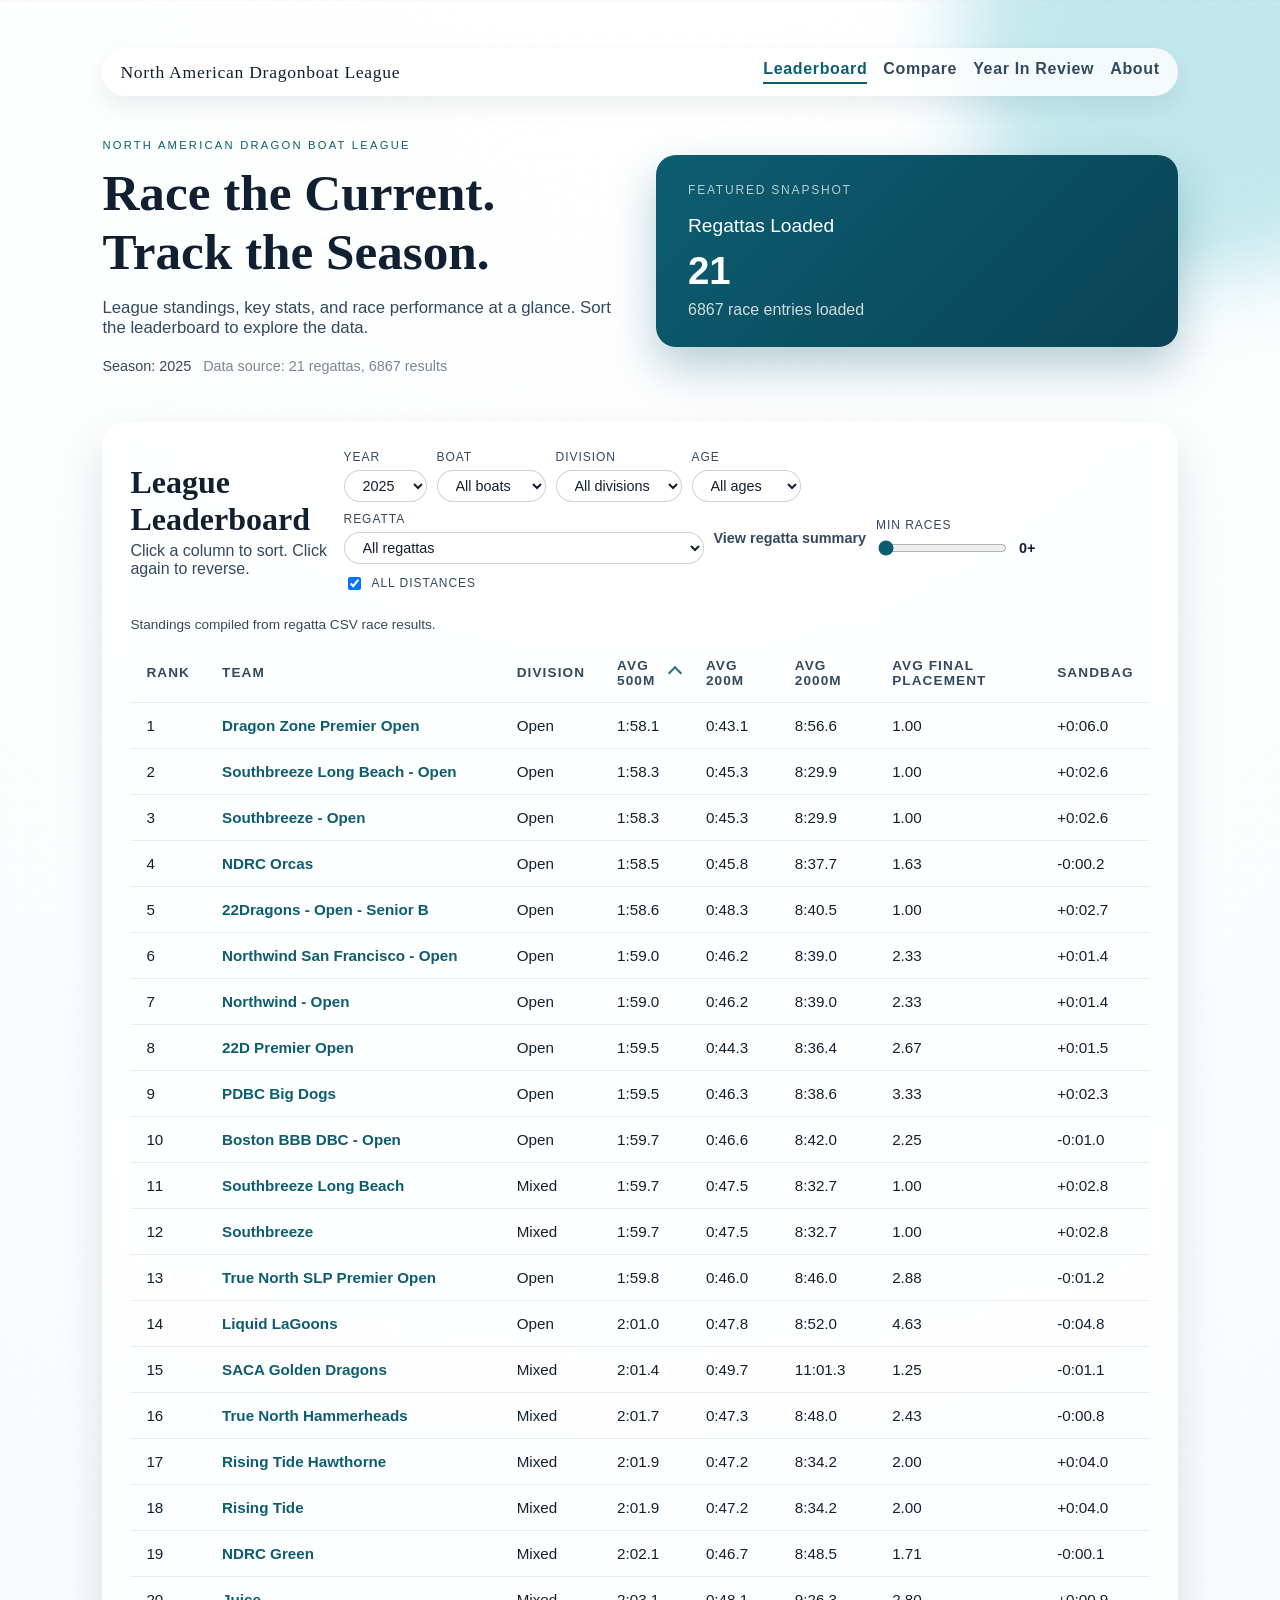
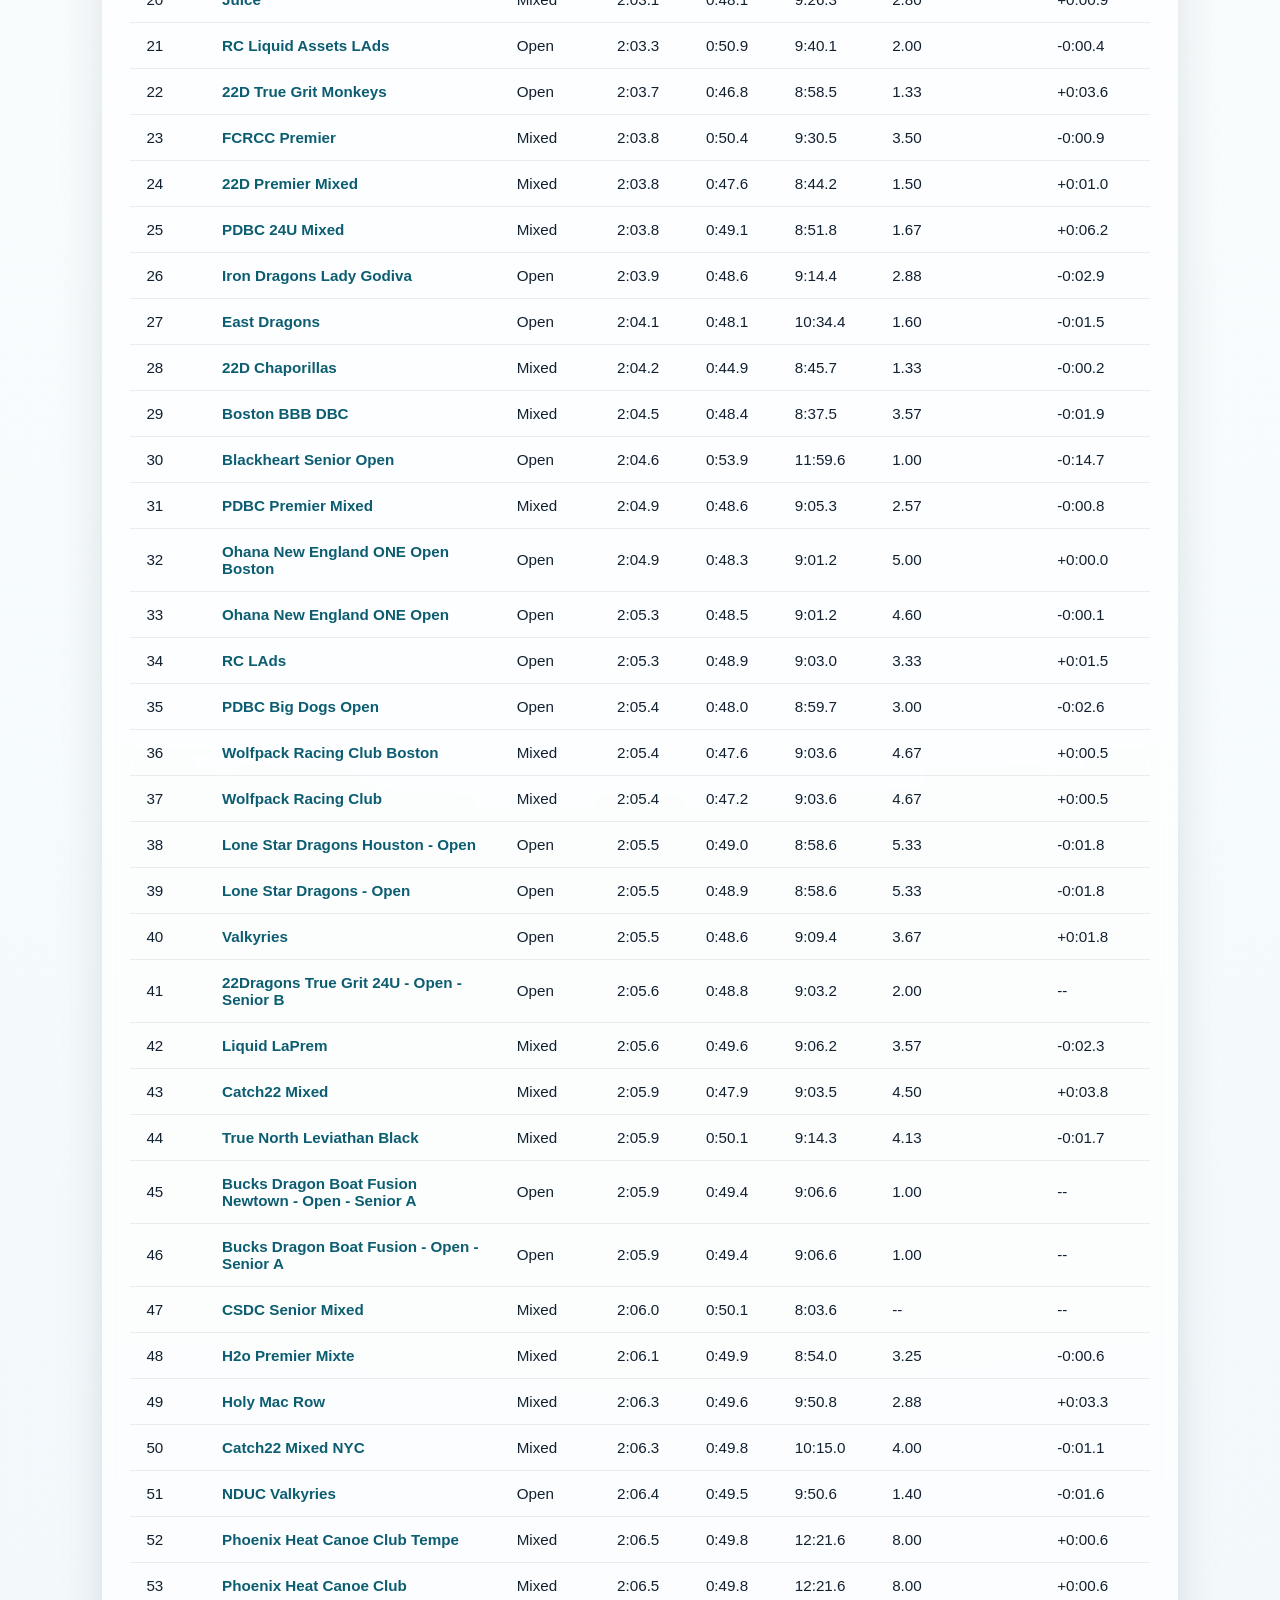
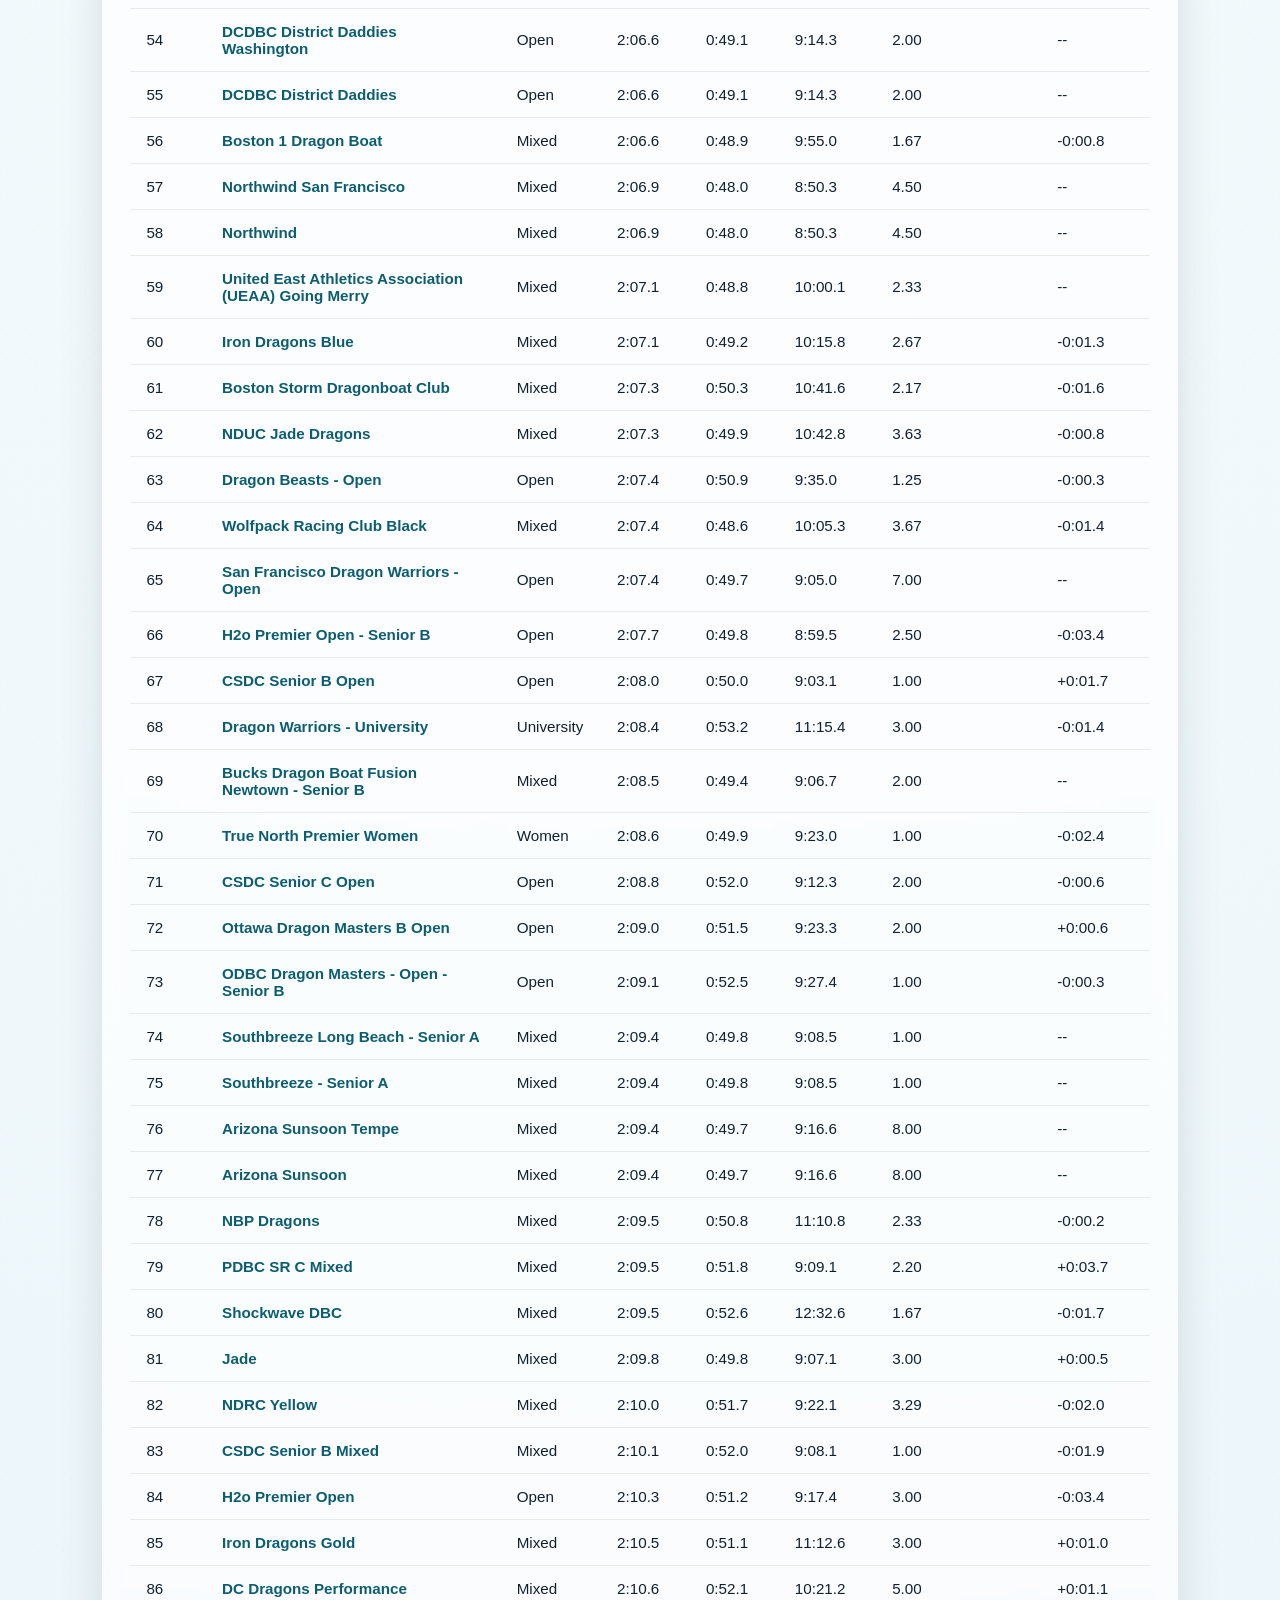
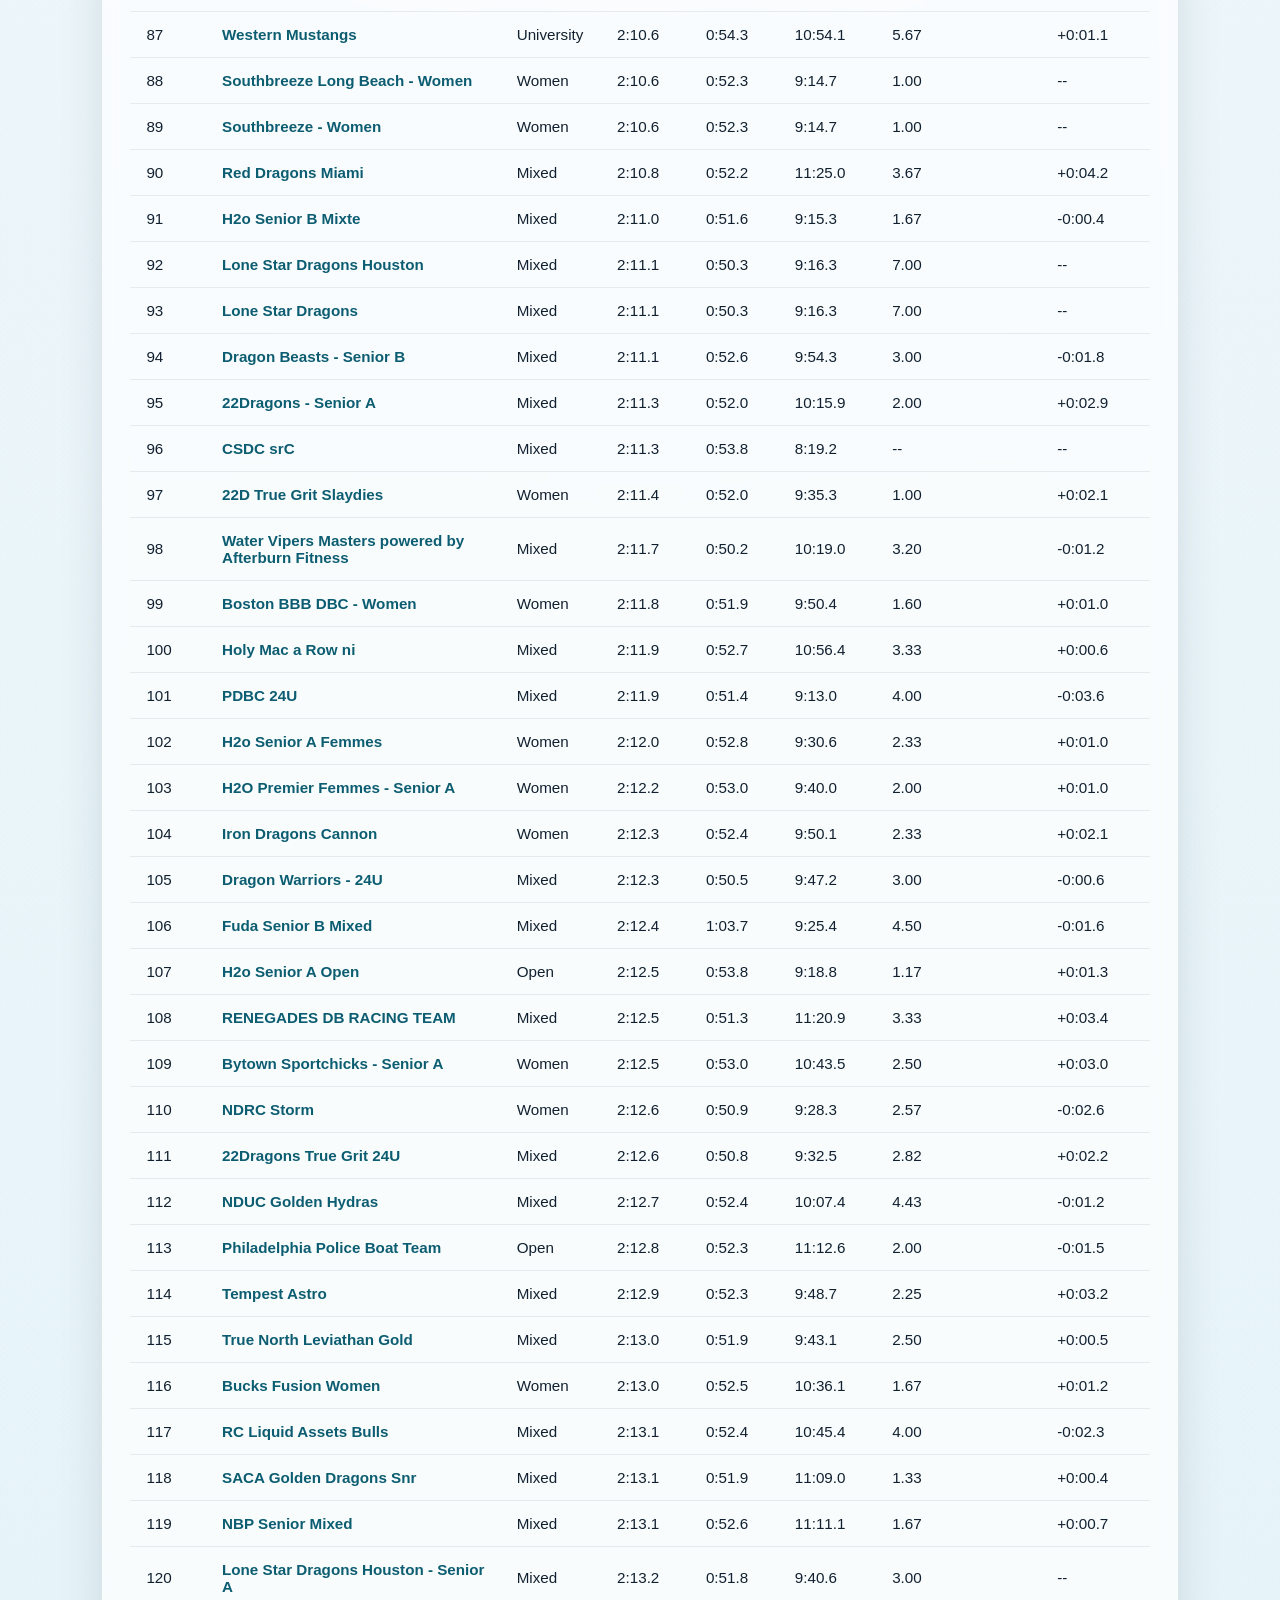
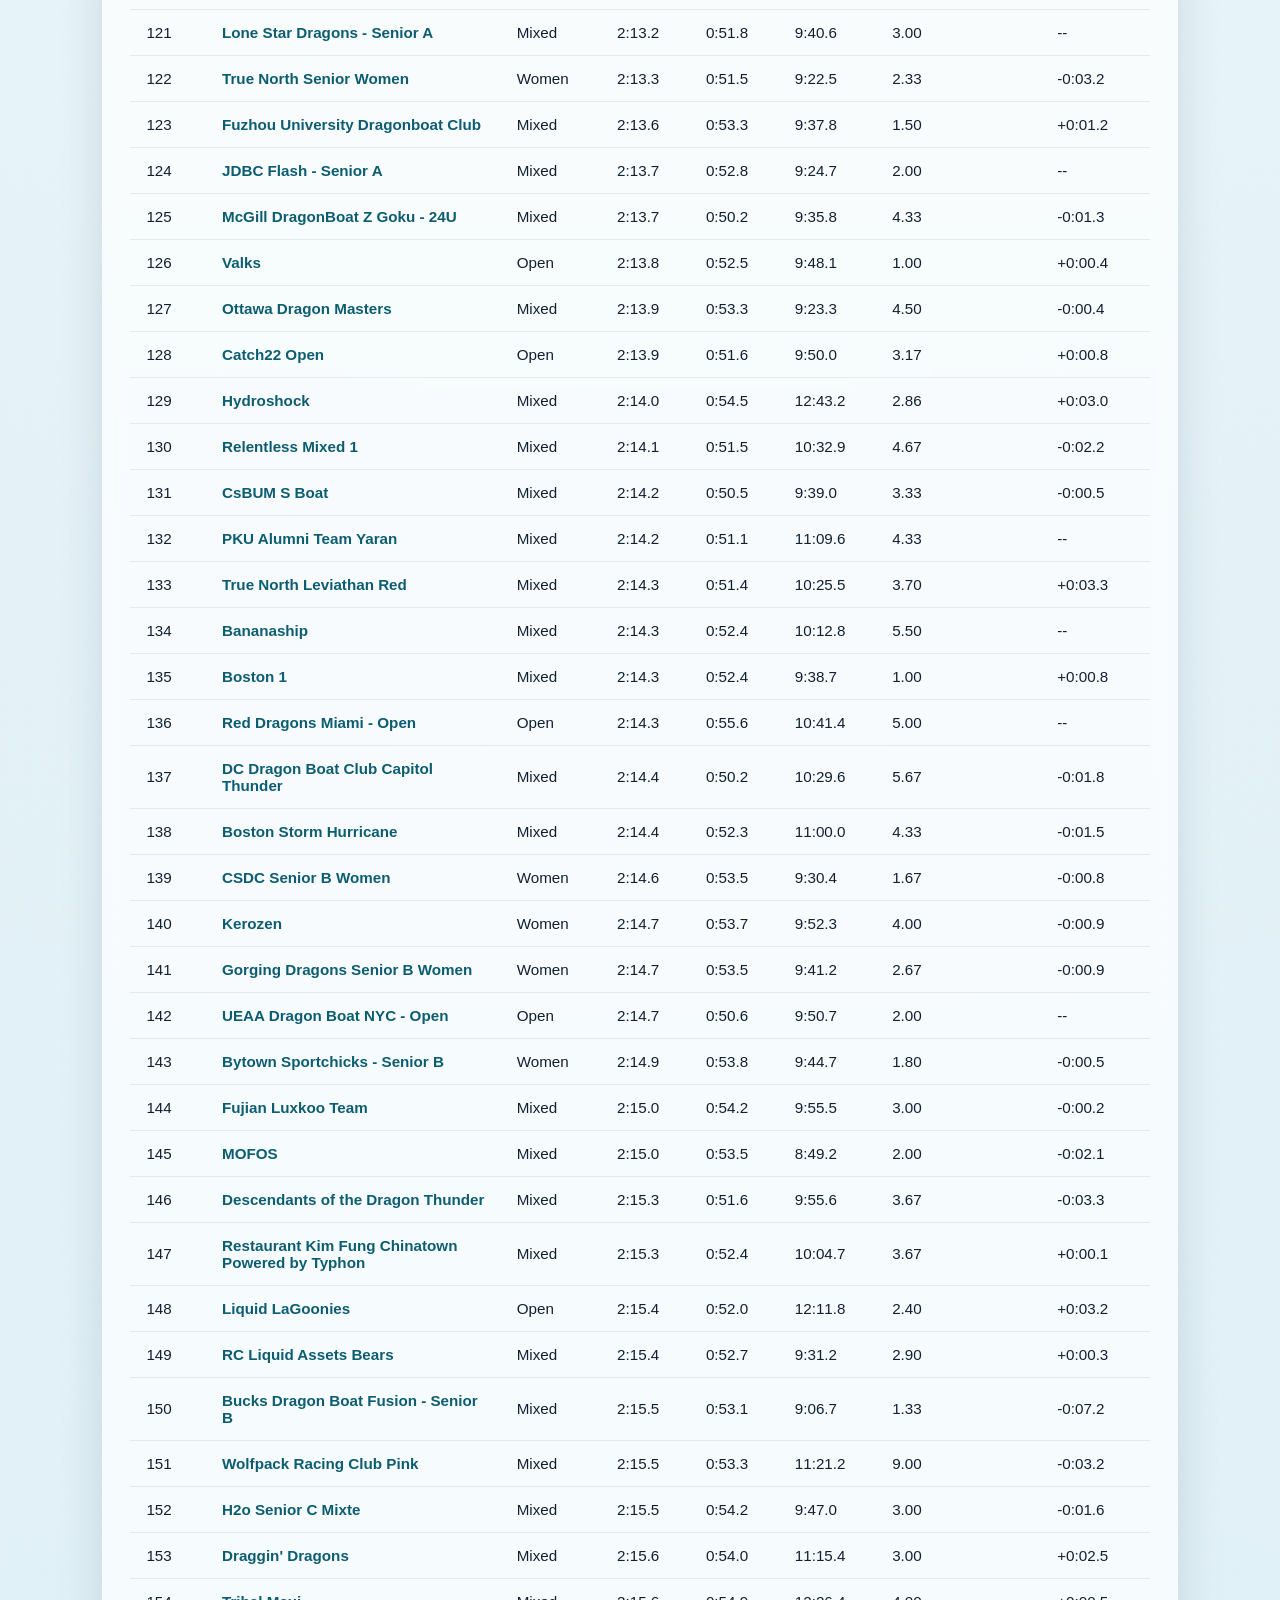
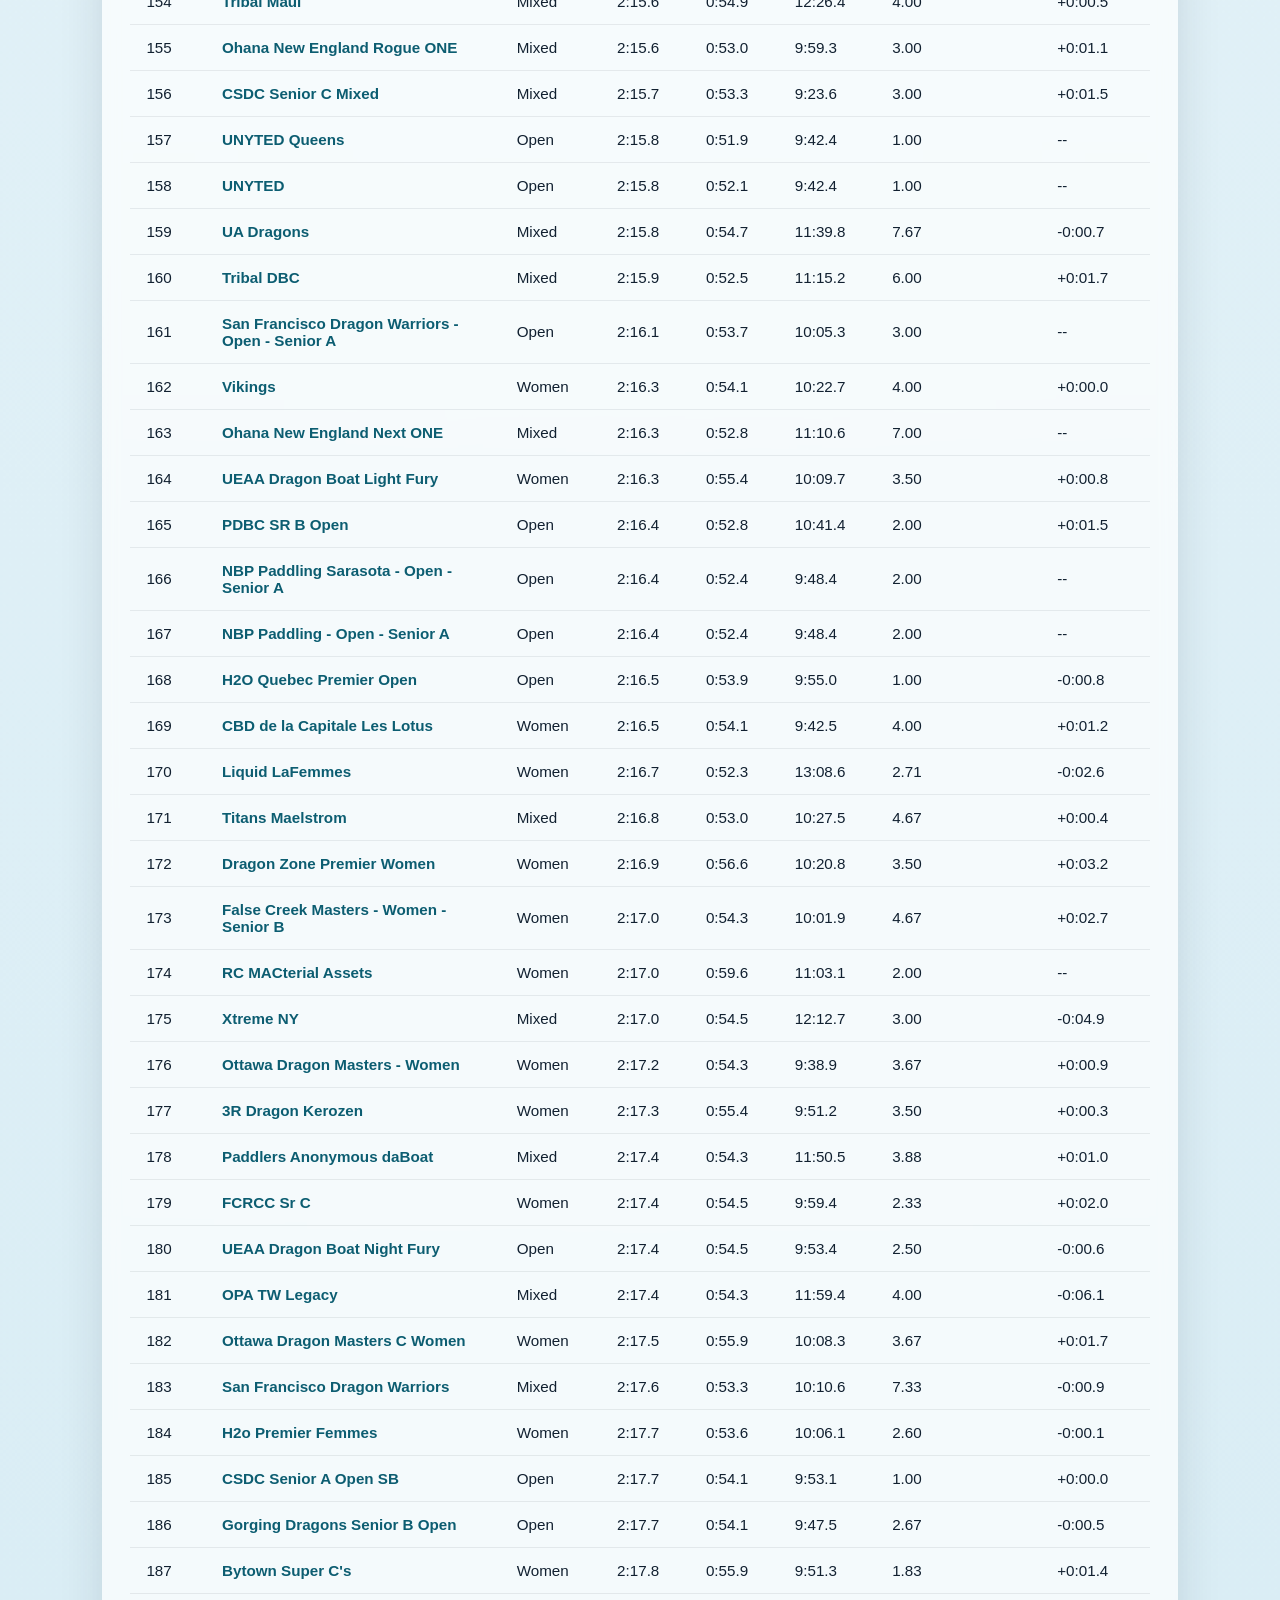
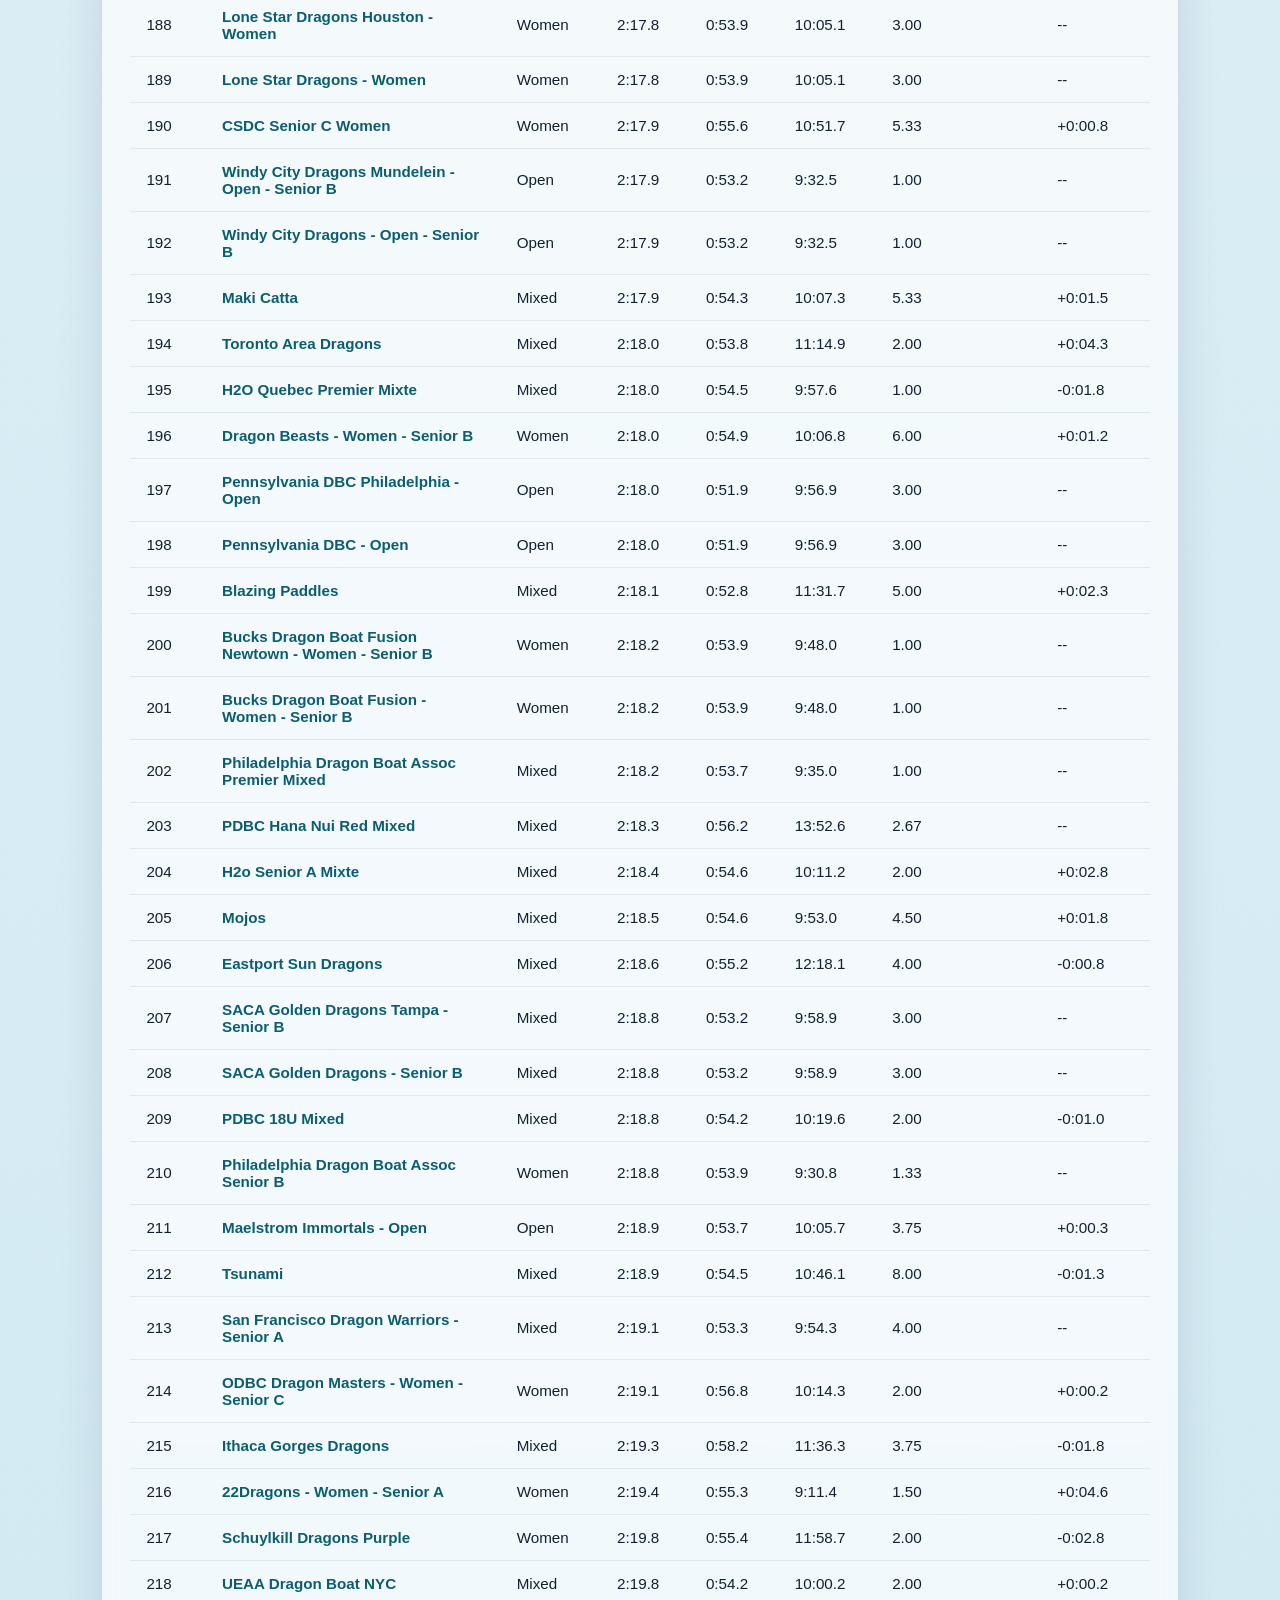
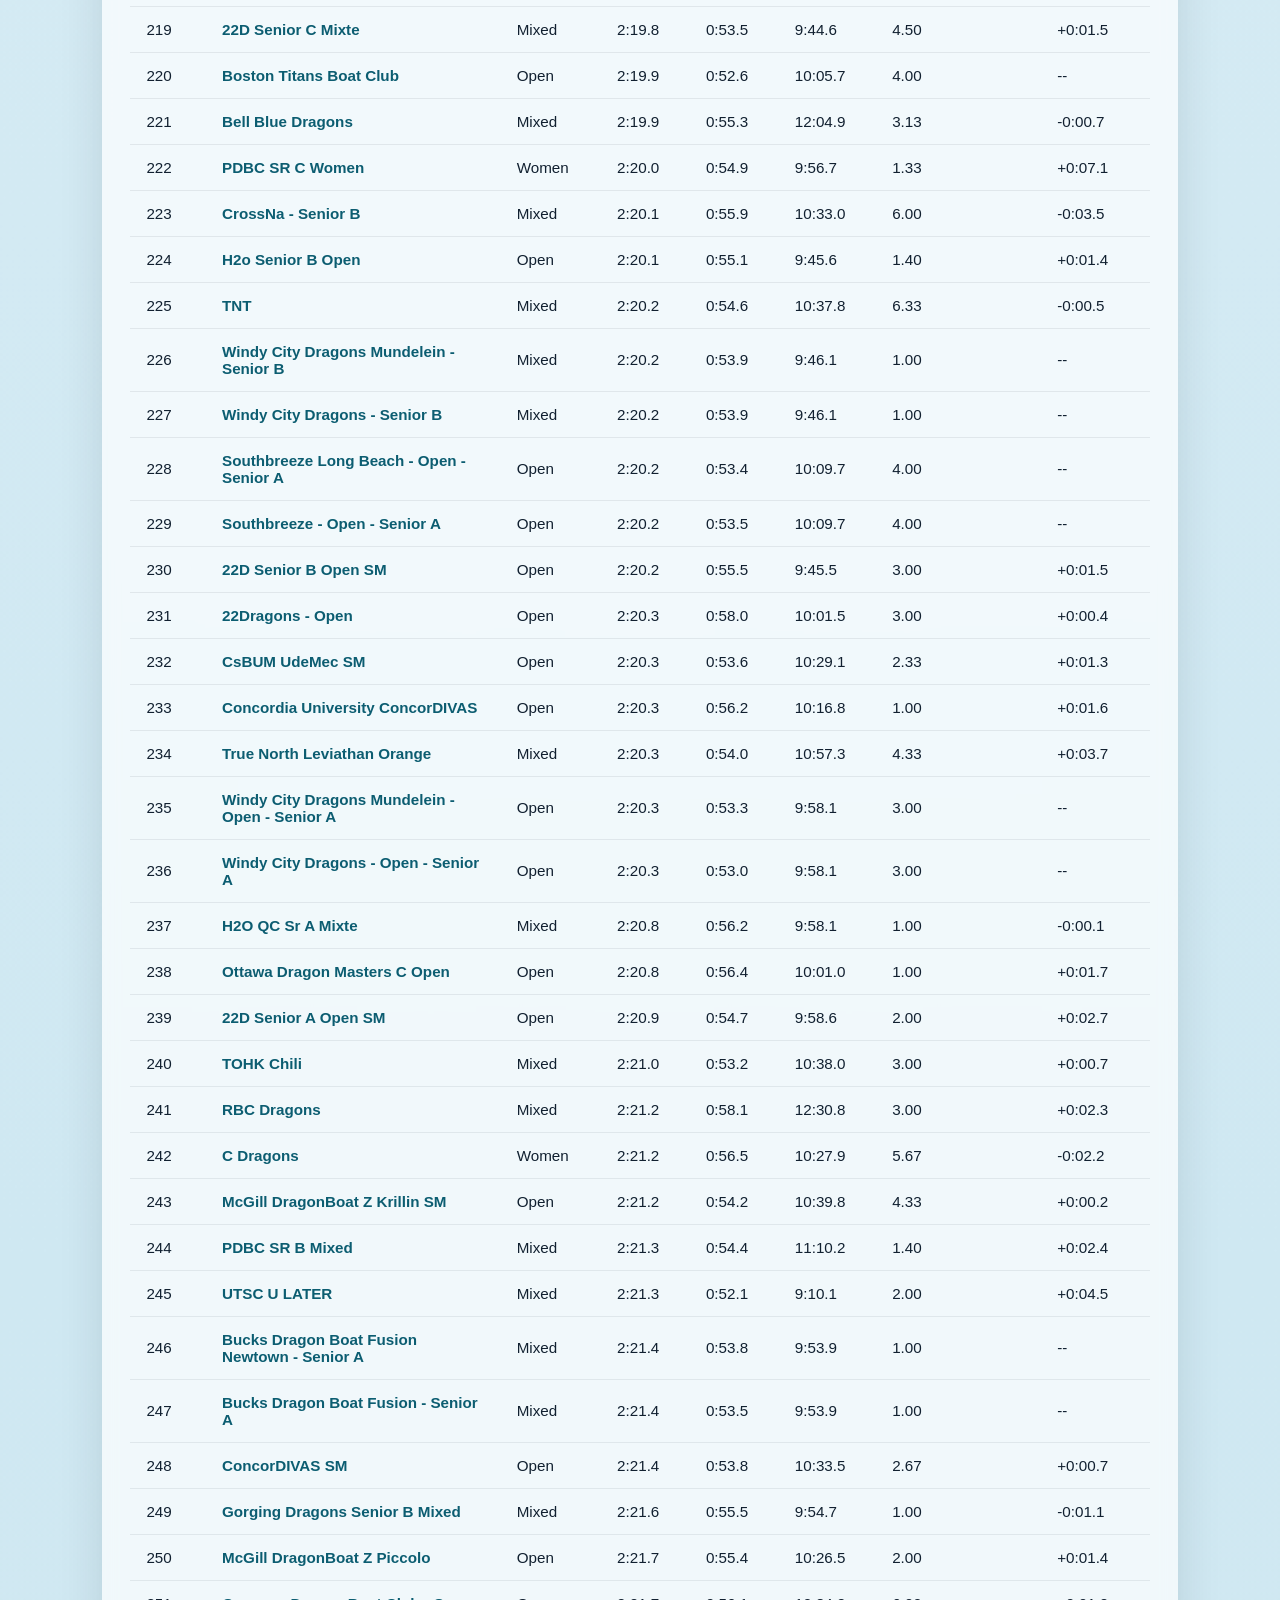
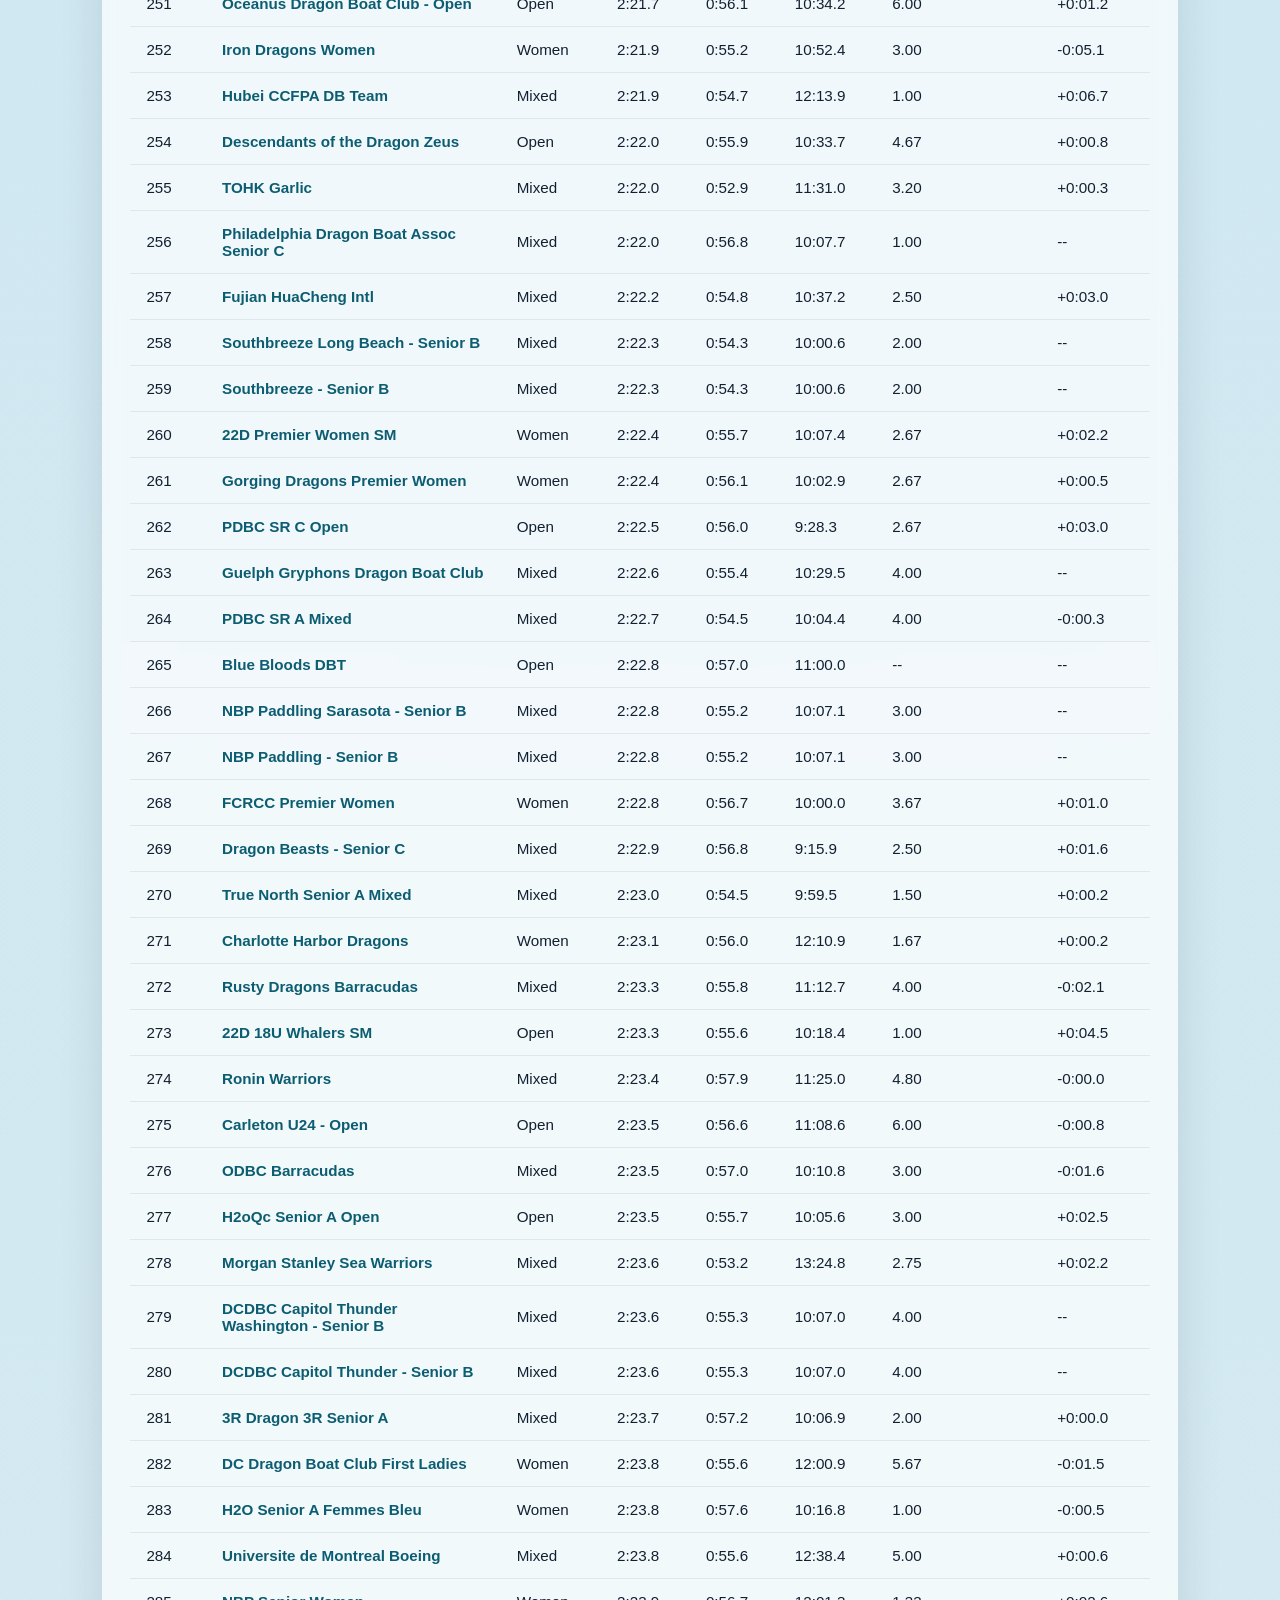
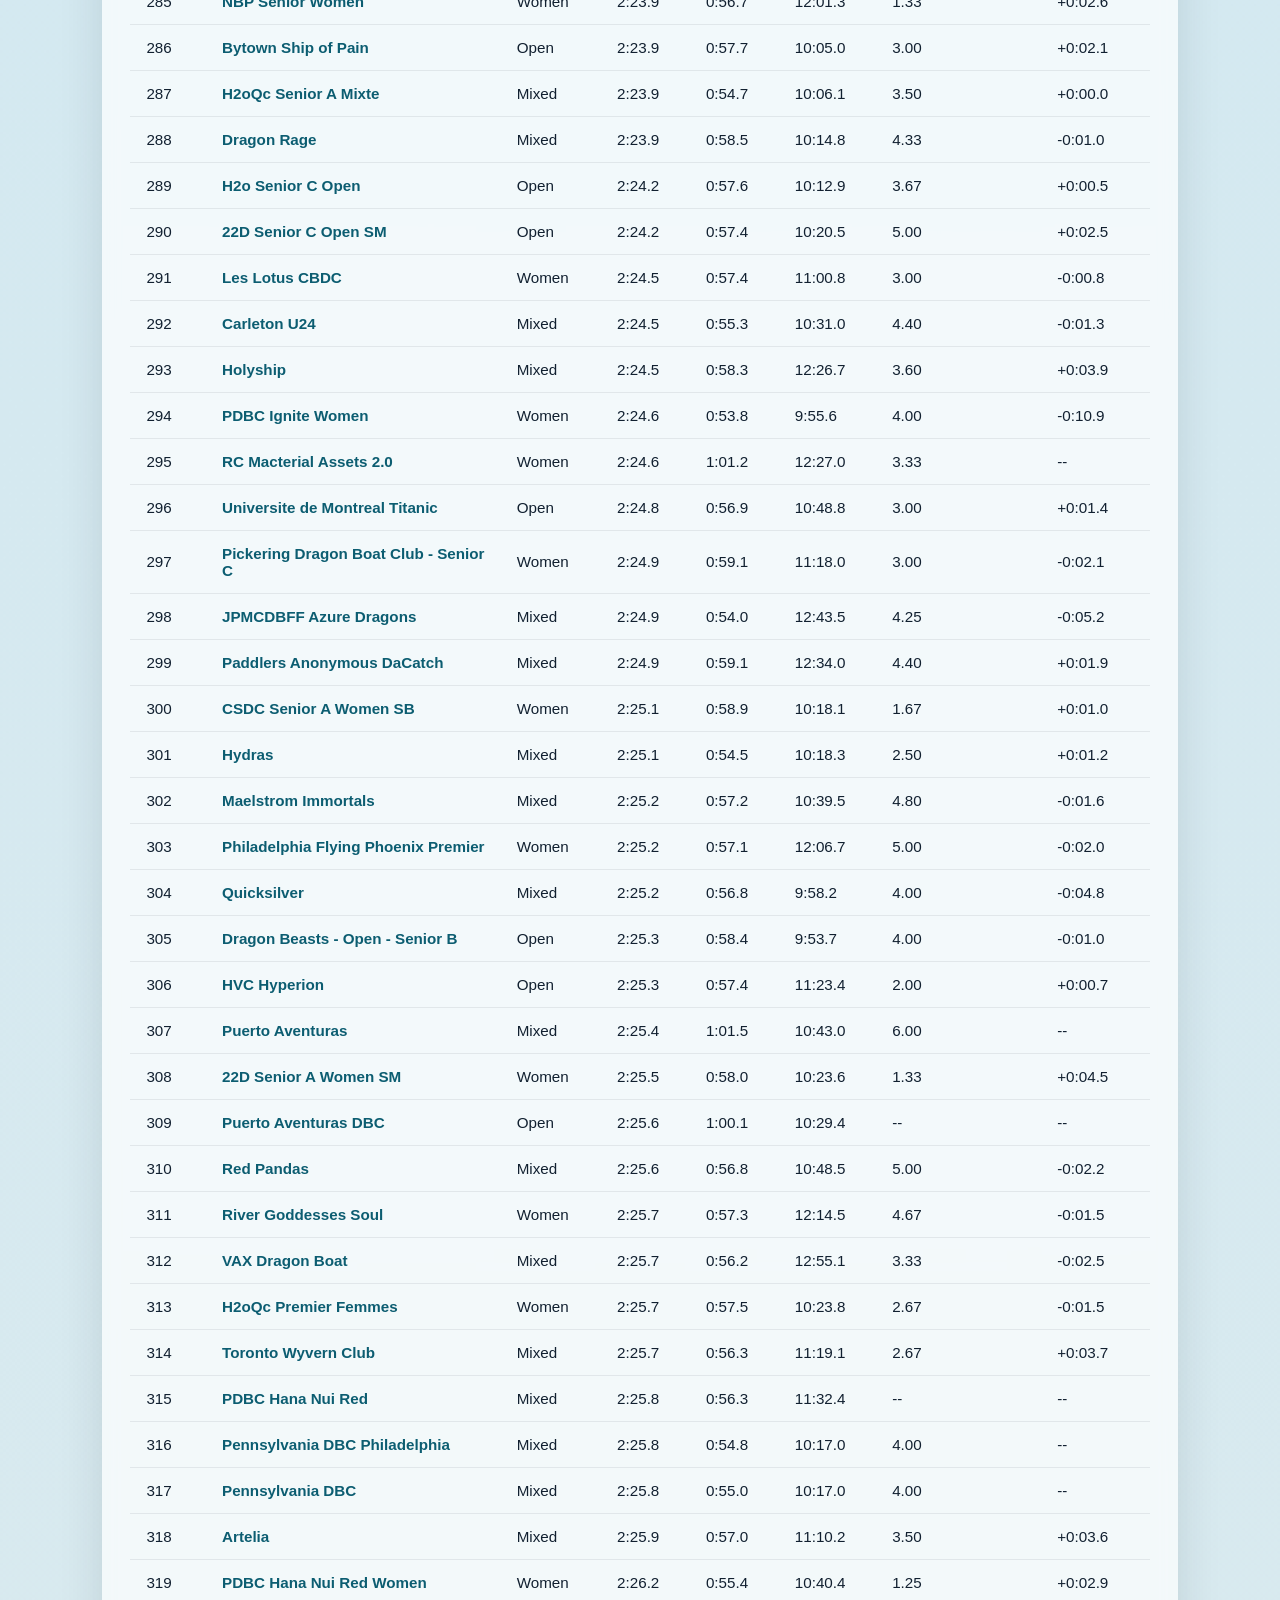
<file: index.html>
<!doctype html>
<html lang="en">
  <head>
    <meta charset="UTF-8" />
    <meta name="viewport" content="width=device-width, initial-scale=1.0" />
    <title>North American Dragon Boat League</title>
    <link rel="stylesheet" href="styles.css" />
  </head>
  <!-- Google tag (gtag.js) -->
<script async src="https://www.googletagmanager.com/gtag/js?id=G-S2C20EHB9L"></script>
<script>
  window.dataLayer = window.dataLayer || [];
  function gtag(){dataLayer.push(arguments);}
  gtag('js', new Date());

  gtag('config', 'G-S2C20EHB9L');
</script>
  <body>
    <div class="page">
      <nav class="main-nav" aria-label="Primary">
        <a class="nav-brand" href="index.html">North American Dragonboat League</a>
        <div class="nav-links">
          <a class="nav-link" href="index.html" aria-current="page">Leaderboard</a>
          <a class="nav-link" href="compare.html">Compare</a>
          <a class="nav-link" href="year_review.html">Year In Review</a>
          <a class="nav-link" href="about.html">About</a>
        </div>
      </nav>
      <header class="hero">
        <div class="hero-text">
          <p class="eyebrow">North American Dragon Boat League</p>
          <h1>Race the Current. Track the Season.</h1>
          <p class="lead">
            League standings, key stats, and race performance at a glance. Sort the
            leaderboard to explore the data.
          </p>
          <div class="meta">
            <span>Season: 2025</span>
            <span id="data-status" class="muted">Data source: loading regatta CSVs...</span>
          </div>
        </div>
        <div class="hero-card">
          <div class="card-label">Featured Snapshot</div>
          <div class="card-title">Regattas Loaded</div>
          <div id="snapshot-value" class="card-value">--</div>
          <div id="snapshot-note" class="card-note">Waiting on data</div>
        </div>
      </header>

      <section class="board">
        <div class="board-header">
          <div>
            <h2>League Leaderboard</h2>
            <p class="subtle">Click a column to sort. Click again to reverse.</p>
          </div>

          <div class="controls">
            <div class="control-field">
              <label for="year-filter">Year</label>
              <select id="year-filter"></select>
            </div>
            <div class="control-field">
              <label for="boat-filter">Boat</label>
              <select id="boat-filter">
                <option value="ALL">All boats</option>
                <option value="STANDARD">Standard</option>
                <option value="SMALL">Small</option>
              </select>
            </div>
            <div class="control-field">
              <label for="division-filter">Division</label>
              <select id="division-filter">
                <option value="ALL">All divisions</option>
              </select>
            </div>
            <div class="control-field">
              <label for="age-filter">Age</label>
              <select id="age-filter">
                <option value="ALL">All ages</option>
                <option value="Junior">Junior</option>
                <option value="16U">16U</option>
                <option value="18U">18U</option>
                <option value="24U">24U</option>
                <option value="Senior A">Senior A</option>
                <option value="Senior B">Senior B</option>
                <option value="Senior C">Senior C</option>
                <option value="Standard">Standard</option>
              </select>
            </div>
            <div class="control-field">
              <label for="regatta-filter">Regatta</label>
              <select id="regatta-filter">
                <option value="ALL">All regattas</option>
              </select>
            </div>
            <a id="regatta-link" class="regatta-link" href="#" aria-disabled="true">
              View regatta summary
            </a>
            <div class="slider-group">
              <label for="min-races">Min races</label>
              <div class="slider-wrap">
                <input id="min-races" type="range" min="0" max="25" step="1" value="0" />
                <span id="min-races-value">0+</span>
              </div>
            </div>
            <label class="checkbox">
              <input id="all-distances" type="checkbox" checked />
              All distances
            </label>
            <!-- <button id="export-csv" type="button">Export CSV</button> -->
          </div>
        </div>

        <div class="table-wrap">
          <table id="leaderboard" aria-describedby="leaderboard-desc">
            <caption id="leaderboard-desc">
              Standings compiled from regatta CSV race results.
            </caption>
            <thead>
              <tr>
                <th data-key="rank" aria-sort="ascending">Rank</th>
                <th data-key="team">Team</th>
                <th data-key="division">Division</th>
                <th data-key="avg500">Avg 500m</th>
                <th data-key="avg200">Avg 200m</th>
                <th data-key="avg2000">Avg 2000m</th>
                <th data-key="avgFinalPlacement">AVG Final placement</th>
                <th data-key="sandbag">
                  <span class="tooltip">
                    Sandbag
                    <span class="tooltip-text">
                      The sandbag factor is the difference in seconds between the average qualifying time and the average final time of a teams 500m races. A positive number means the average final time is faster than the average qualifying time.
                    </span>
                  </span>
                </th>
              </tr>
            </thead>
            <tbody></tbody>
          </table>
        </div>
      </section>

      
    </div>

    <script src="script.js"></script>
  </body>
</html>
</file>
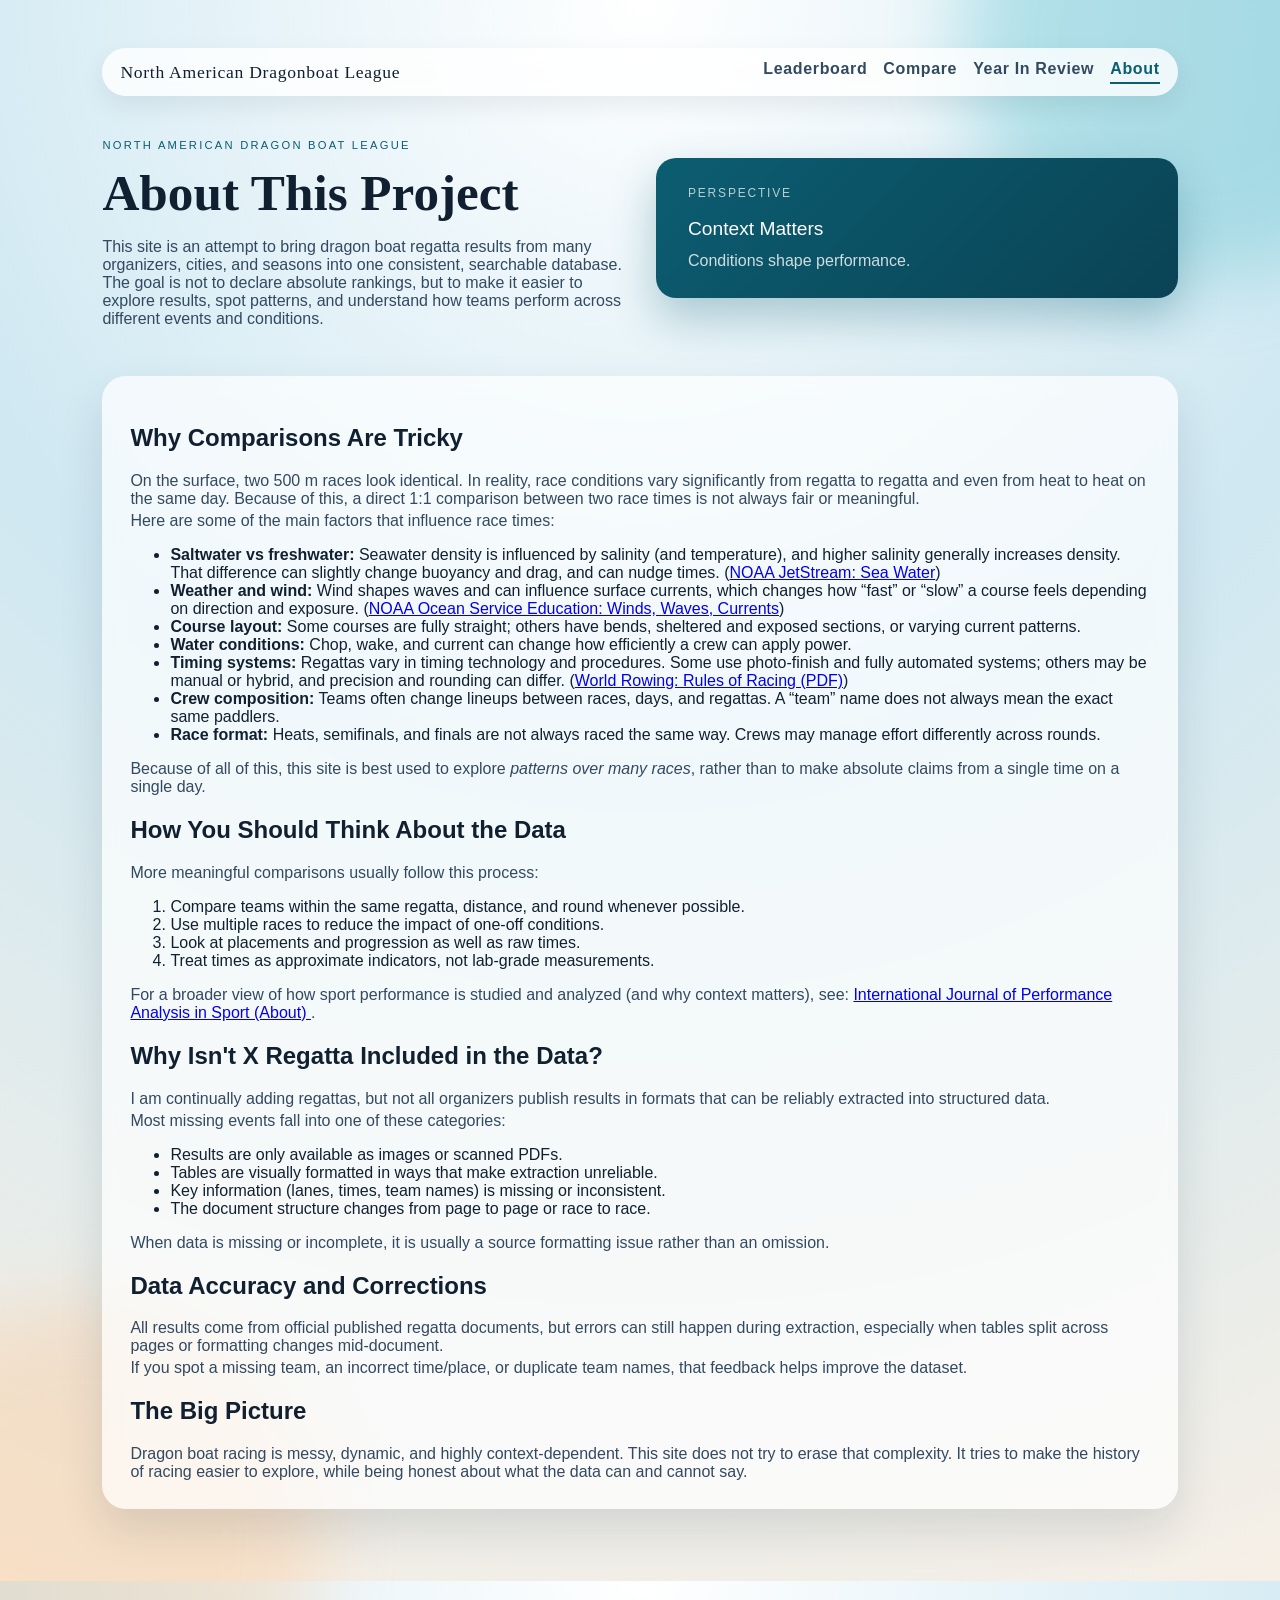
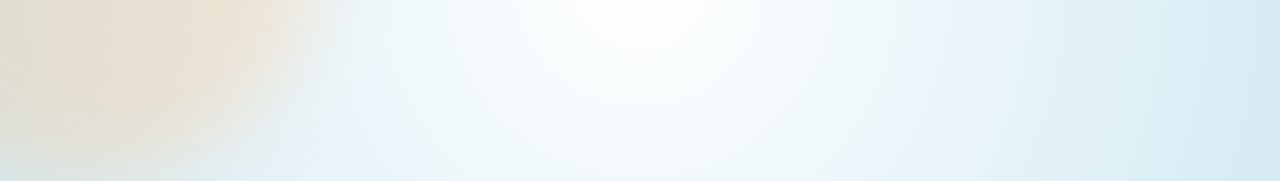
<file: about.html>
<!doctype html>
<html lang="en">
  <head>
    <meta charset="UTF-8" />
    <meta name="viewport" content="width=device-width, initial-scale=1.0" />
    <title>About - North American Dragon Boat League</title>
    <link rel="stylesheet" href="styles.css" />
  </head>
  <body>
    <div class="page">
      <nav class="main-nav" aria-label="Primary">
        <a class="nav-brand" href="index.html">North American Dragonboat League</a>
        <div class="nav-links">
          <a class="nav-link" href="index.html">Leaderboard</a>
          <a class="nav-link" href="compare.html">Compare</a>
          <a class="nav-link" href="year_review.html">Year In Review</a>
          <a class="nav-link" href="about.html" aria-current="page">About</a>
        </div>
      </nav>

      <header class="hero">
        <div class="hero-text">
          <p class="eyebrow">North American Dragon Boat League</p>
          <h1>About This Project</h1>
          

<p class="subtle">
  This site is an attempt to bring dragon boat regatta results from many organizers,
  cities, and seasons into one consistent, searchable database. The goal is not to
  declare absolute rankings, but to make it easier to explore results, spot patterns,
  and understand how teams perform across different events and conditions.
</p>
        </div>
        <div class="hero-card">
          <div class="card-label">Perspective</div>
          <div class="card-title">Context Matters</div>
          <div class="card-note">Conditions shape performance.</div>
        </div>
      </header>

      <section class="board">
     

<h2>Why Comparisons Are Tricky</h2>

<p class="subtle">
  On the surface, two 500 m races look identical. In reality, race conditions vary
  significantly from regatta to regatta and even from heat to heat on the same day.
  Because of this, a direct 1:1 comparison between two race times is not always fair
  or meaningful.
</p>

<p class="subtle">Here are some of the main factors that influence race times:</p>

<ul>
  <li>
    <strong>Saltwater vs freshwater:</strong> Seawater density is influenced by salinity
    (and temperature), and higher salinity generally increases density.
    That difference can slightly change buoyancy and drag, and can nudge times.
    (<a href="https://www.noaa.gov/jetstream/ocean/sea-water" target="_blank" rel="noopener noreferrer">NOAA JetStream: Sea Water</a>)
  </li>

  <li>
    <strong>Weather and wind:</strong> Wind shapes waves and can influence surface currents,
    which changes how “fast” or “slow” a course feels depending on direction and exposure.
    (<a href="https://oceanservice.noaa.gov/education/tutorial_currents/03coastal1.html" target="_blank" rel="noopener noreferrer">NOAA Ocean Service Education: Winds, Waves, Currents</a>)
  </li>

  <li>
    <strong>Course layout:</strong> Some courses are fully straight; others have bends,
    sheltered and exposed sections, or varying current patterns.
  </li>

  <li>
    <strong>Water conditions:</strong> Chop, wake, and current can change how efficiently
    a crew can apply power.
  </li>

  <li>
    <strong>Timing systems:</strong> Regattas vary in timing technology and procedures.
    Some use photo-finish and fully automated systems; others may be manual or hybrid,
    and precision and rounding can differ.
    (<a href="https://d2cx26qpfwuhvu.cloudfront.net/worldrowing/wp-content/uploads/2021/02/04162055/2021-World-Rowing-Rules-of-Racing-Final-240221.pdf" target="_blank" rel="noopener noreferrer">World Rowing: Rules of Racing (PDF)</a>)
  </li>

  <li>
    <strong>Crew composition:</strong> Teams often change lineups between races, days,
    and regattas. A “team” name does not always mean the exact same paddlers.
  </li>

  <li>
    <strong>Race format:</strong> Heats, semifinals, and finals are not always raced the same way.
    Crews may manage effort differently across rounds.
  </li>
</ul>

<p class="subtle">
  Because of all of this, this site is best used to explore <em>patterns over many races</em>,
  rather than to make absolute claims from a single time on a single day.
</p>

<h2>How You Should Think About the Data</h2>

<p class="subtle">More meaningful comparisons usually follow this process:</p>

<ol>
  <li>Compare teams within the same regatta, distance, and round whenever possible.</li>
  <li>Use multiple races to reduce the impact of one-off conditions.</li>
  <li>Look at placements and progression as well as raw times.</li>
  <li>Treat times as approximate indicators, not lab-grade measurements.</li>
</ol>

<p class="subtle">
  For a broader view of how sport performance is studied and analyzed (and why context matters),
  see: <a href="https://www.tandfonline.com/journals/rpan20/about-this-journal" target="_blank" rel="noopener noreferrer">
    International Journal of Performance Analysis in Sport (About)
  </a>.
</p>

<h2>Why Isn't X Regatta Included in the Data?</h2>

<p class="subtle">
  I am continually adding regattas, but not all organizers publish results in formats
  that can be reliably extracted into structured data.
</p>

<p class="subtle">Most missing events fall into one of these categories:</p>

<ul>
  <li>Results are only available as images or scanned PDFs.</li>
  <li>Tables are visually formatted in ways that make extraction unreliable.</li>
  <li>Key information (lanes, times, team names) is missing or inconsistent.</li>
  <li>The document structure changes from page to page or race to race.</li>
</ul>

<p class="subtle">
  When data is missing or incomplete, it is usually a source formatting issue rather than an omission.
</p>

<h2>Data Accuracy and Corrections</h2>

<p class="subtle">
  All results come from official published regatta documents, but errors can still happen during
  extraction, especially when tables split across pages or formatting changes mid-document.
</p>

<p class="subtle">If you spot a missing team, an incorrect time/place, or duplicate team names, that feedback helps improve the dataset.</p>

<h2>The Big Picture</h2>

<p class="subtle">
  Dragon boat racing is messy, dynamic, and highly context-dependent. This site does not try to
  erase that complexity. It tries to make the history of racing easier to explore, while being honest
  about what the data can and cannot say.
</p>

      </section>
    </div>
  </body>
</html>
</file>
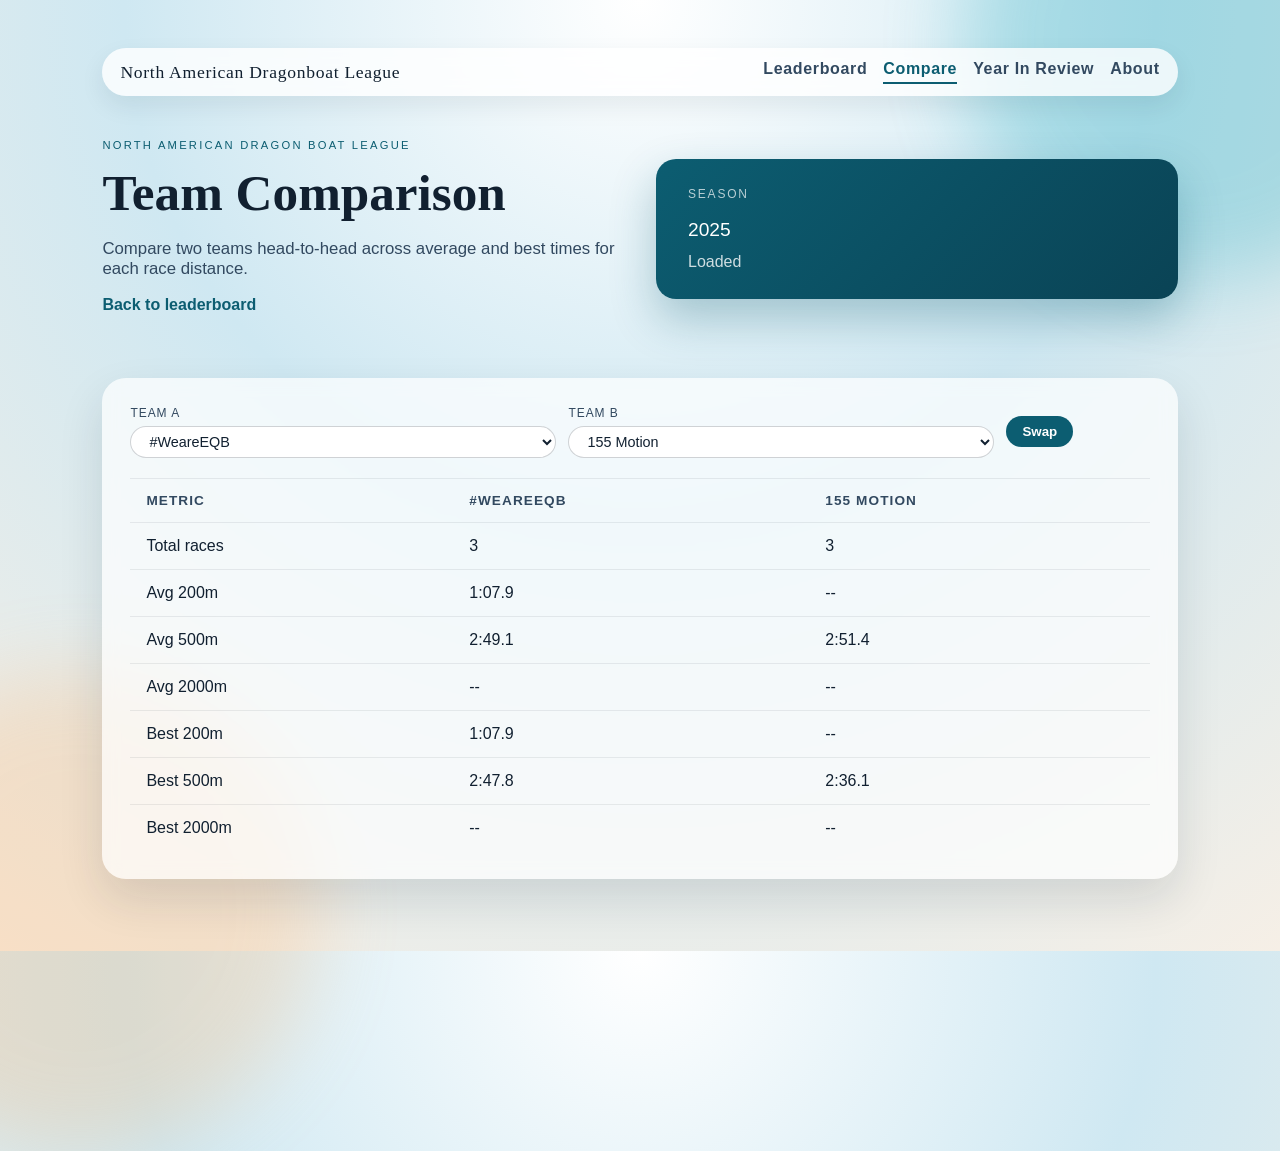
<file: compare.html>
<!doctype html>
<html lang="en">
  <head>
    <meta charset="UTF-8" />
    <meta name="viewport" content="width=device-width, initial-scale=1.0" />
    <title>Team Comparison</title>
    <link rel="stylesheet" href="styles.css" />
  </head>
  <body>
    <div class="page">
      <nav class="main-nav" aria-label="Primary">
        <a class="nav-brand" href="index.html">North American Dragonboat League</a>
        <div class="nav-links">
          <a class="nav-link" href="index.html">Leaderboard</a>
          <a class="nav-link" href="compare.html" aria-current="page">Compare</a>
          <a class="nav-link" href="year_review.html">Year In Review</a>
          <a class="nav-link" href="about.html">About</a>
        </div>
      </nav>
      <header class="hero">
        <div class="hero-text">
          <p class="eyebrow">North American Dragon Boat League</p>
          <h1>Team Comparison</h1>
          <p class="lead">
            Compare two teams head-to-head across average and best times for each race distance.
          </p>
          <a class="team-back" href="index.html">Back to leaderboard</a>
        </div>
        <div class="hero-card">
          <div class="card-label">Season</div>
          <div class="card-title">2025</div>
          <div id="compare-status" class="card-note">Loading data...</div>
        </div>
      </header>

      <section class="board">
        <div class="compare-controls">
          <div class="compare-field">
            <label for="team-a">Team A</label>
            <select id="team-a"></select>
          </div>
          <div class="compare-field">
            <label for="team-b">Team B</label>
            <select id="team-b"></select>
          </div>
          <button id="swap-teams" type="button">Swap</button>
        </div>

        <div class="table-wrap">
          <table id="compare-table" class="compare-table">
            <thead>
              <tr>
                <th>Metric</th>
                <th id="team-a-header">Team A</th>
                <th id="team-b-header">Team B</th>
              </tr>
            </thead>
            <tbody></tbody>
          </table>
        </div>
      </section>
    </div>

    <script src="compare.js"></script>
  </body>
</html>
</file>
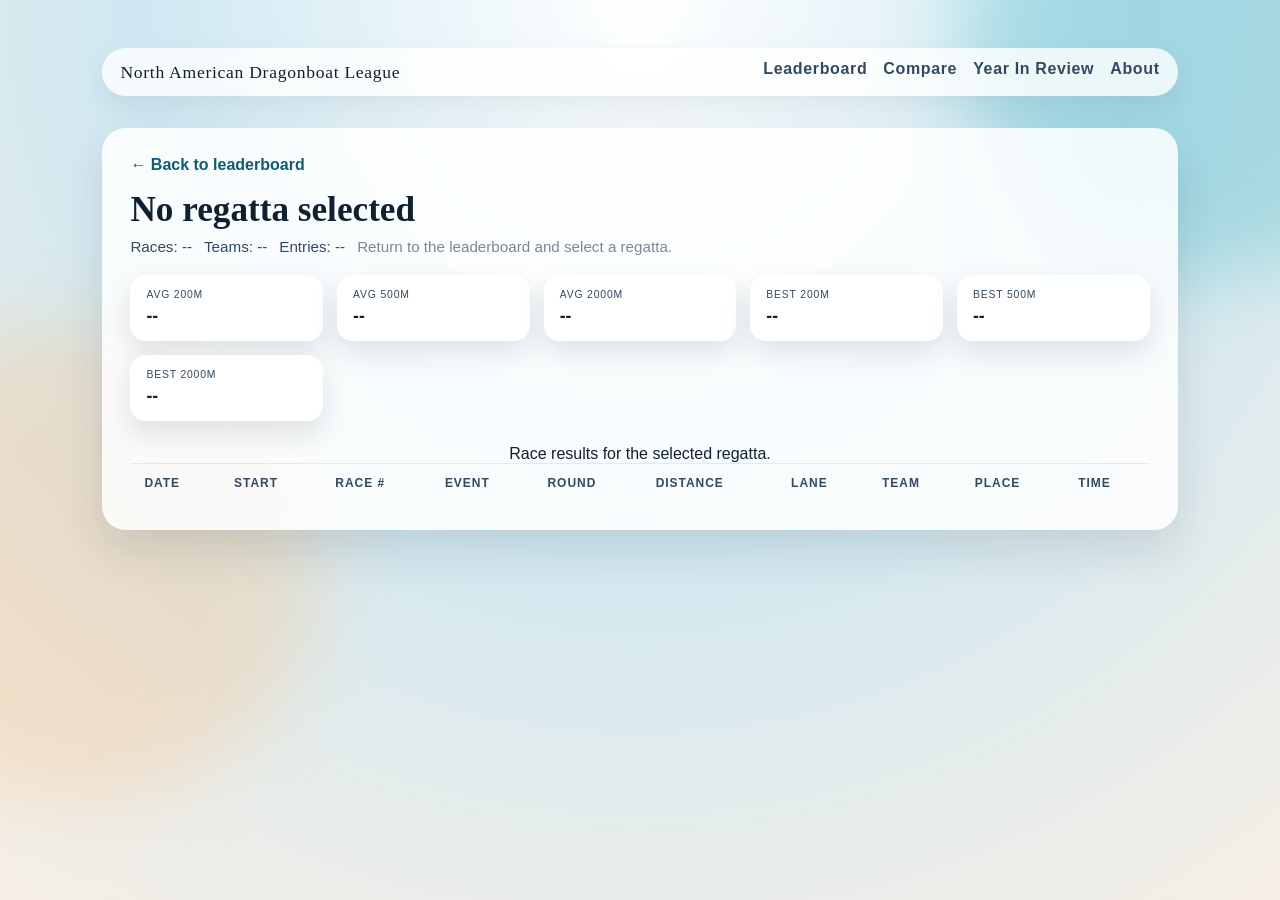
<file: regatta.html>
<!doctype html>
<html lang="en">
  <head>
    <meta charset="UTF-8" />
    <meta name="viewport" content="width=device-width, initial-scale=1.0" />
    <title>Regatta Summary - North American Dragon Boat League</title>
    <link rel="stylesheet" href="styles.css" />
  </head>
  <!-- Google tag (gtag.js) -->
<script async src="https://www.googletagmanager.com/gtag/js?id=G-S2C20EHB9L"></script>
<script>
  window.dataLayer = window.dataLayer || [];
  function gtag(){dataLayer.push(arguments);}
  gtag('js', new Date());

  gtag('config', 'G-S2C20EHB9L');
</script>
  <body>
    <div class="page">
      <nav class="main-nav" aria-label="Primary">
        <a class="nav-brand" href="index.html">North American Dragonboat League</a>
        <div class="nav-links">
          <a class="nav-link" href="index.html">Leaderboard</a>
          <a class="nav-link" href="compare.html">Compare</a>
          <a class="nav-link" href="year_review.html">Year In Review</a>
          <a class="nav-link" href="about.html">About</a>
        </div>
      </nav>
      <section class="regatta-page">
        <a class="team-back" href="index.html">← Back to leaderboard</a>
        <h2 id="regatta-name">Regatta Summary</h2>
        <div class="regatta-meta">
          <span id="regatta-races">Races: --</span>
          <span id="regatta-teams">Teams: --</span>
          <span id="regatta-entries">Entries: --</span>
          <span id="regatta-status" class="muted">Loading regatta data...</span>
        </div>

        <div class="regatta-analytics">
          <div class="analytics-card">
            <div class="analytics-label">Avg 200m</div>
            <div id="regatta-avg-200" class="analytics-value">--</div>
          </div>
          <div class="analytics-card">
            <div class="analytics-label">Avg 500m</div>
            <div id="regatta-avg-500" class="analytics-value">--</div>
          </div>
          <div class="analytics-card">
            <div class="analytics-label">Avg 2000m</div>
            <div id="regatta-avg-2000" class="analytics-value">--</div>
          </div>
          <div class="analytics-card">
            <div class="analytics-label">Best 200m</div>
            <div id="regatta-best-200" class="analytics-value">--</div>
          </div>
          <div class="analytics-card">
            <div class="analytics-label">Best 500m</div>
            <div id="regatta-best-500" class="analytics-value">--</div>
          </div>
          <div class="analytics-card">
            <div class="analytics-label">Best 2000m</div>
            <div id="regatta-best-2000" class="analytics-value">--</div>
          </div>
        </div>

        <div class="table-wrap">
          <table class="detail-table" aria-describedby="regatta-results-desc">
            <caption id="regatta-results-desc">
              Race results for the selected regatta.
            </caption>
            <thead>
              <tr>
                <th>Date</th>
                <th>Start</th>
                <th>Race #</th>
                <th>Event</th>
                <th>Round</th>
                <th>Distance</th>
                <th>Lane</th>
                <th>Team</th>
                <th>Place</th>
                <th>Time</th>
              </tr>
            </thead>
            <tbody id="regatta-results-body"></tbody>
          </table>
        </div>
      </section>
    </div>

    <script src="regatta.js"></script>
  </body>
</html>
</file>
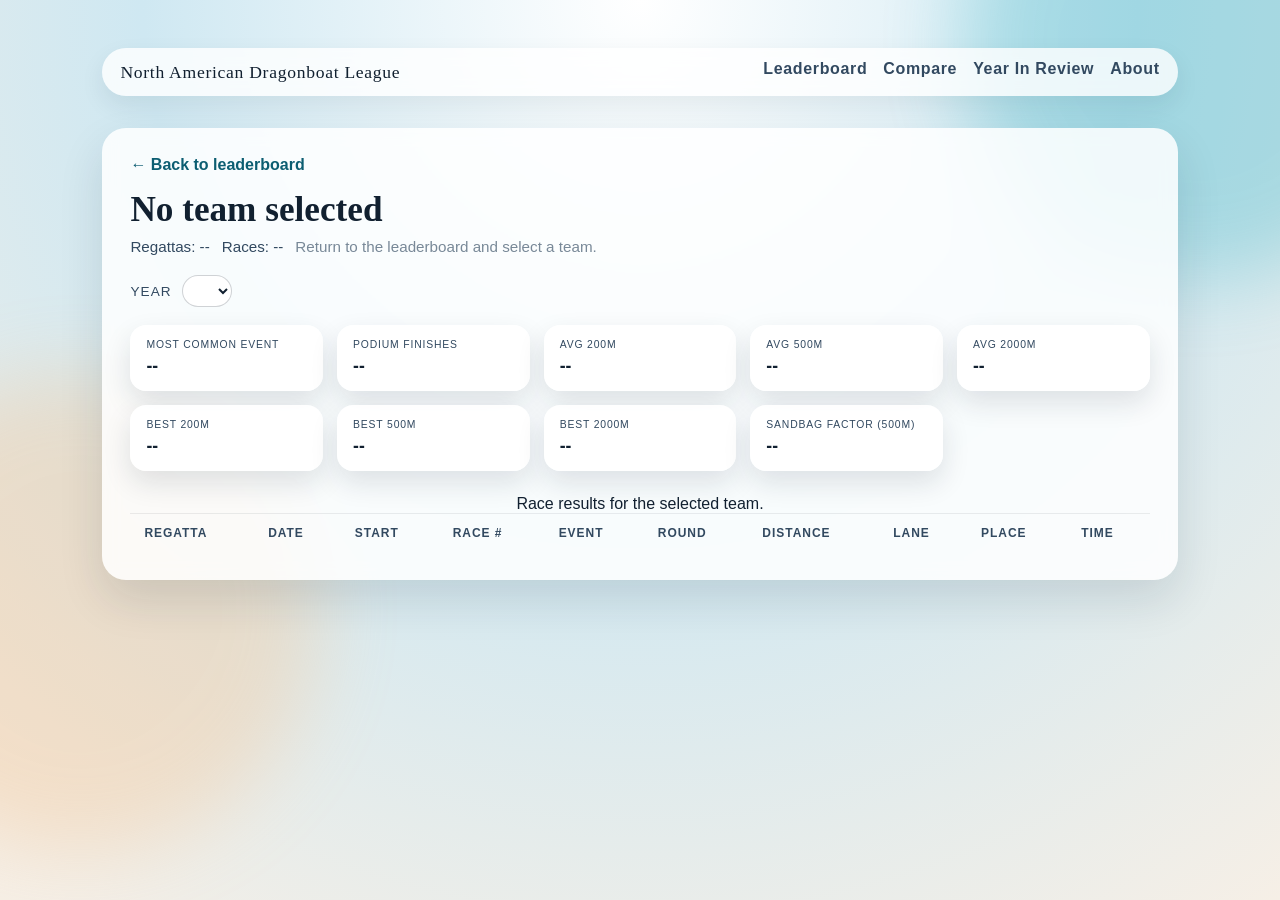
<file: team.html>
<!doctype html>
<html lang="en">
  <head>
    <meta charset="UTF-8" />
    <meta name="viewport" content="width=device-width, initial-scale=1.0" />
    <title>Team Results - North American Dragon Boat League</title>
    <link rel="stylesheet" href="styles.css" />
  </head>
  <!-- Google tag (gtag.js) -->
<script async src="https://www.googletagmanager.com/gtag/js?id=G-S2C20EHB9L"></script>
<script>
  window.dataLayer = window.dataLayer || [];
  function gtag(){dataLayer.push(arguments);}
  gtag('js', new Date());

  gtag('config', 'G-S2C20EHB9L');
</script>
  <body>
    <div class="page">
      <nav class="main-nav" aria-label="Primary">
        <a class="nav-brand" href="index.html">North American Dragonboat League</a>
        <div class="nav-links">
          <a class="nav-link" href="index.html">Leaderboard</a>
          <a class="nav-link" href="compare.html">Compare</a>
          <a class="nav-link" href="year_review.html">Year In Review</a>
          <a class="nav-link" href="about.html">About</a>
        </div>
      </nav>
      <section class="team-page">
        <a class="team-back" href="index.html">← Back to leaderboard</a>
        <h2 id="team-name">Team Results</h2>
        <div class="team-meta">
          <span id="team-regattas">Regattas: --</span>
          <span id="team-races">Races: --</span>
          <span id="team-status" class="muted">Loading race data...</span>
        </div>

        <div class="team-filters">
          <label for="team-year">Year</label>
          <select id="team-year"></select>
        </div>

        <div class="team-analytics" aria-label="Team analytics">
          <div class="analytics-card">
            <div class="analytics-label">Most Common Event</div>
            <div id="analytics-event" class="analytics-value">--</div>
          </div>
          <div class="analytics-card">
            <div class="analytics-label">Podium Finishes</div>
            <div id="analytics-podiums" class="analytics-value">--</div>
          </div>
          <div class="analytics-card">
            <div class="analytics-label">Avg 200m</div>
            <div id="analytics-avg-200" class="analytics-value">--</div>
          </div>
          <div class="analytics-card">
            <div class="analytics-label">Avg 500m</div>
            <div id="analytics-avg-500" class="analytics-value">--</div>
          </div>
          <div class="analytics-card">
            <div class="analytics-label">Avg 2000m</div>
            <div id="analytics-avg-2000" class="analytics-value">--</div>
          </div>
          <div class="analytics-card">
            <div class="analytics-label">Best 200m</div>
            <div id="analytics-best-200" class="analytics-value">--</div>
          </div>
          <div class="analytics-card">
            <div class="analytics-label">Best 500m</div>
            <div id="analytics-best-500" class="analytics-value">--</div>
          </div>
          <div class="analytics-card">
            <div class="analytics-label">Best 2000m</div>
            <div id="analytics-best-2000" class="analytics-value">--</div>
          </div>
          <div class="analytics-card">
            <div class="analytics-label">Sandbag Factor (500m)</div>
            <div id="analytics-sandbag" class="analytics-value">--</div>
          </div>
        </div>

        <div class="table-wrap">
          <table class="detail-table" aria-describedby="team-results-desc">
            <caption id="team-results-desc">
              Race results for the selected team.
            </caption>
            <thead>
              <tr>
                <th>Regatta</th>
                <th>Date</th>
                <th>Start</th>
                <th>Race #</th>
                <th>Event</th>
                <th>Round</th>
                <th>Distance</th>
                <th>Lane</th>
                <th>Place</th>
                <th>Time</th>
              </tr>
            </thead>
            <tbody id="team-results-body"></tbody>
          </table>
        </div>
      </section>
    </div>

    <script src="team.js"></script>
  </body>
</html>
</file>
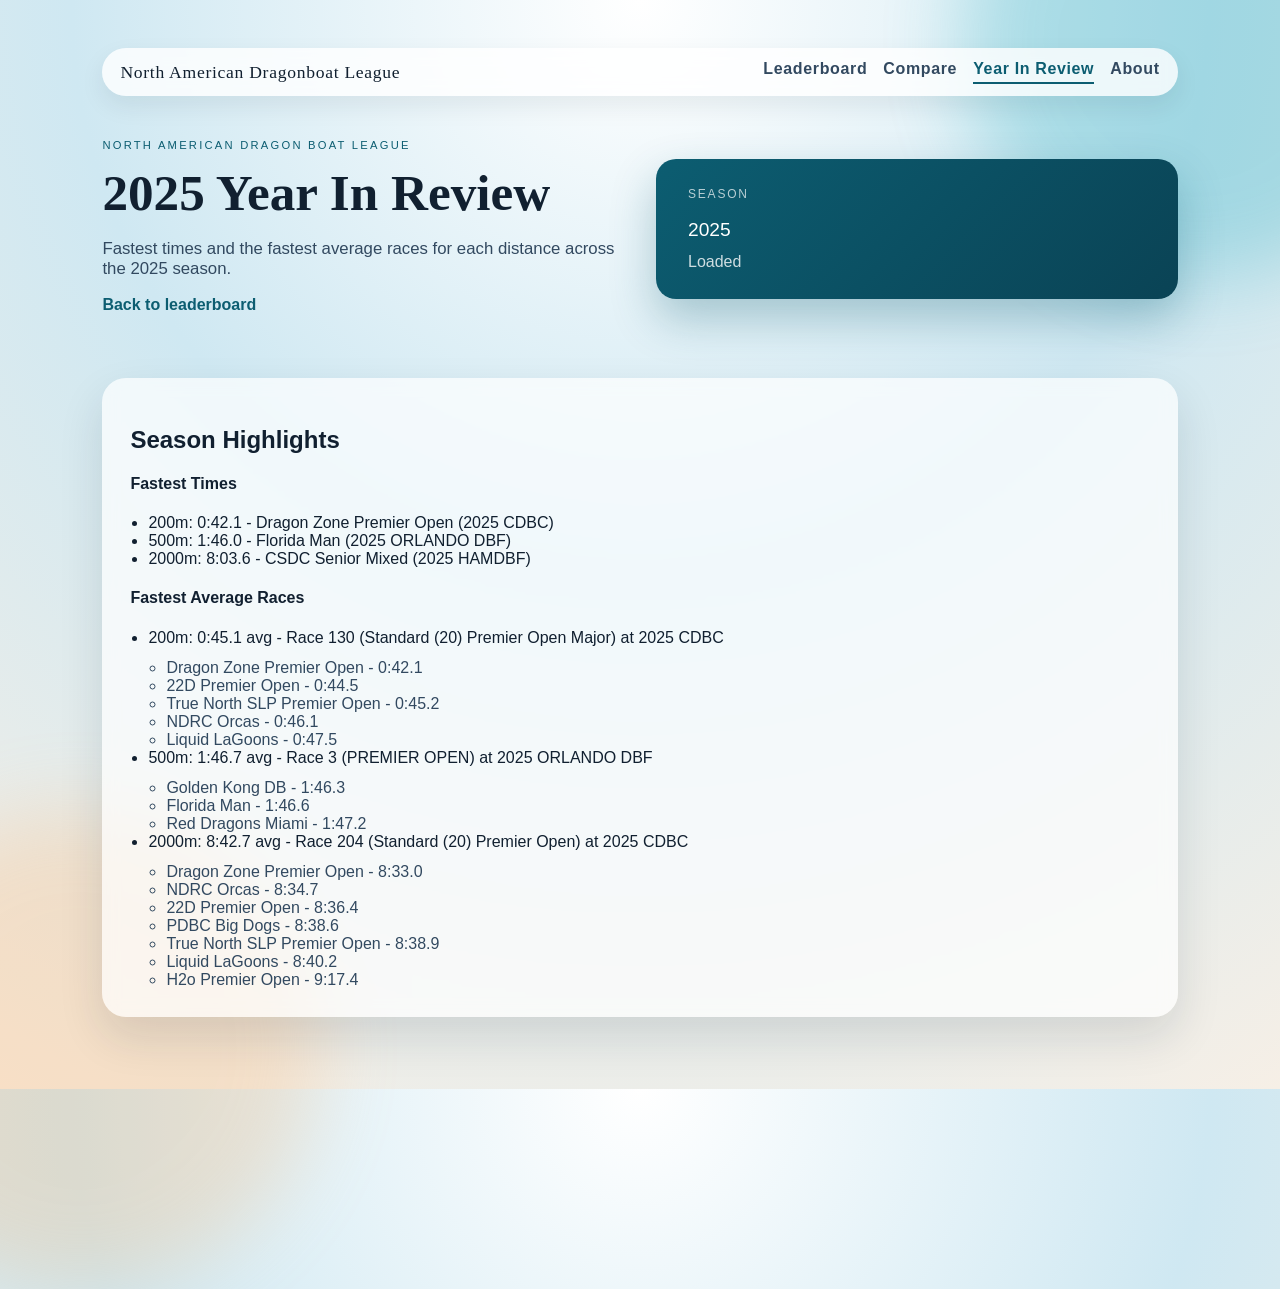
<file: year_review.html>
<!doctype html>
<html lang="en">
  <head>
    <meta charset="UTF-8" />
    <meta name="viewport" content="width=device-width, initial-scale=1.0" />
    <title>2025 Year In Review</title>
    <link rel="stylesheet" href="styles.css" />
  </head>
  <body>
    <div class="page">
      <nav class="main-nav" aria-label="Primary">
        <a class="nav-brand" href="index.html">North American Dragonboat League</a>
        <div class="nav-links">
          <a class="nav-link" href="index.html">Leaderboard</a>
          <a class="nav-link" href="compare.html">Compare</a>
          <a class="nav-link" href="year_review.html" aria-current="page">Year In Review</a>
          <a class="nav-link" href="about.html">About</a>
        </div>
      </nav>
      <header class="hero">
        <div class="hero-text">
          <p class="eyebrow">North American Dragon Boat League</p>
          <h1>2025 Year In Review</h1>
          <p class="lead">
            Fastest times and the fastest average races for each distance across the 2025 season.
          </p>
          <a class="team-back" href="index.html">Back to leaderboard</a>
        </div>
        <div class="hero-card">
          <div class="card-label">Season</div>
          <div class="card-title">2025</div>
          <div id="year-review-status" class="card-note">Loading data...</div>
        </div>
      </header>

      <section class="board">
        <h2>Season Highlights</h2>
        <div id="year-review-summary"></div>
      </section>
    </div>

    <script src="year_review.js"></script>
  </body>
</html>
</file>
<file: styles.css>
:root {
  --ink: #112030;
  --ink-soft: #324960;
  --sea: #0c5d71;
  --sea-glow: #17a7b9;
  --sand: #f6efe6;
  --sunset: #ffb36b;
  --sky: #cfe8f2;
  --gold: #f2c14e;
  --blue: #2e88a8;
  --card: #ffffff;
  --shadow: rgba(17, 32, 48, 0.12);
  --font-title: "Bodoni MT", "Didot", "Times New Roman", serif;
  --font-body: "Gill Sans", "Trebuchet MS", "Verdana", sans-serif;
}

* {
  box-sizing: border-box;
}

body {
  margin: 0;
  min-height: 100vh;
  font-family: var(--font-body);
  color: var(--ink);
  background: radial-gradient(circle at top, #ffffff 0%, var(--sky) 45%, var(--sand) 100%);
}

.main-nav {
  position: sticky;
  top: 24px;
  z-index: 1000;
  display: flex;
  align-items: center;
  justify-content: space-between;
  gap: 24px;
  margin-bottom: 32px;
  padding: 12px 18px;
  border-radius: 999px;
  background: rgba(255, 255, 255, 0.8);
  box-shadow: 0 10px 24px rgba(17, 32, 48, 0.08);
  backdrop-filter: blur(8px);
}

.nav-brand {
  font-family: var(--font-title);
  font-size: 1.1rem;
  letter-spacing: 0.04em;
  color: var(--ink);
  text-decoration: none;
}

.nav-links {
  display: flex;
  flex-wrap: wrap;
  gap: 16px;
}

.nav-link {
  color: var(--ink-soft);
  text-decoration: none;
  font-weight: 600;
  letter-spacing: 0.04em;
  padding-bottom: 4px;
  border-bottom: 2px solid transparent;
  transition: color 0.2s ease, border-color 0.2s ease;
}

.nav-link:hover,
.nav-link:focus-visible {
  color: var(--sea);
  border-color: var(--sea-glow);
}

.nav-link[aria-current="page"] {
  color: var(--sea);
  border-color: var(--sea);
}

.page {
  position: relative;
  padding: 48px 8vw 72px;
  overflow: visible;
}

.page::before,
.page::after {
  content: "";
  position: absolute;
  width: 480px;
  height: 480px;
  border-radius: 50%;
  filter: blur(40px);
  opacity: 0.25;
  z-index: 0;
}

.page::before {
  background: var(--sea-glow);
  top: -200px;
  right: -160px;
}

.page::after {
  background: var(--sunset);
  bottom: -200px;
  left: -160px;
}

.hero {
  position: relative;
  z-index: 1;
  display: grid;
  grid-template-columns: repeat(auto-fit, minmax(260px, 1fr));
  gap: 32px;
  align-items: center;
  margin-bottom: 48px;
  animation: float-in 0.8s ease-out;
}

.eyebrow {
  text-transform: uppercase;
  letter-spacing: 0.2em;
  font-size: 0.7rem;
  color: var(--sea);
  margin-bottom: 12px;
}

h1 {
  font-family: var(--font-title);
  font-size: clamp(2.2rem, 4vw, 3.4rem);
  margin: 0 0 16px;
}

.lead {
  font-size: 1.05rem;
  color: var(--ink-soft);
  max-width: 520px;
}

.meta {
  display: flex;
  flex-wrap: wrap;
  gap: 12px;
  margin-top: 20px;
  font-size: 0.9rem;
  color: var(--ink-soft);
}

.muted {
  opacity: 0.65;
}

.hero-card {
  background: linear-gradient(135deg, var(--sea) 0%, #0a4355 100%);
  color: #fff;
  padding: 28px 32px;
  border-radius: 20px;
  box-shadow: 0 20px 45px rgba(12, 93, 113, 0.3);
}

.card-label {
  font-size: 0.75rem;
  letter-spacing: 0.15em;
  text-transform: uppercase;
  opacity: 0.7;
  margin-bottom: 18px;
}

.card-title {
  font-size: 1.2rem;
  margin-bottom: 12px;
}

.card-value {
  font-size: 2.4rem;
  font-weight: 700;
}

.card-note {
  opacity: 0.8;
  margin-top: 8px;
}

.board {
  position: relative;
  z-index: 1;
  background: rgba(255, 255, 255, 0.7);
  border-radius: 24px;
  padding: 28px;
  box-shadow: 0 20px 45px var(--shadow);
  backdrop-filter: blur(8px);
}

.board-header {
  display: flex;
  flex-direction: column;
  gap: 16px;
  margin-bottom: 24px;
}

.board-header h2 {
  margin: 0;
  font-family: var(--font-title);
  font-size: 2rem;
}

.subtle {
  margin: 4px 0 0;
  color: var(--ink-soft);
}

.legend {
  display: flex;
  flex-wrap: wrap;
  align-items: center;
  gap: 10px;
  font-size: 0.85rem;
  color: var(--ink-soft);
}

.controls {
  display: flex;
  flex-wrap: wrap;
  align-items: center;
  gap: 10px;
  font-size: 0.9rem;
  color: var(--ink-soft);
}

.control-field {
  display: flex;
  flex-direction: column;
  gap: 6px;
}

.controls button,
.controls .action-link {
  border: none;
  border-radius: 999px;
  background: var(--sea);
  color: #fff;
  padding: 8px 16px;
  font-weight: 600;
  text-decoration: none;
  cursor: pointer;
}

.controls button:hover,
.controls .action-link:hover {
  background: var(--sea-glow);
}

.slider-group {
  display: flex;
  flex-direction: column;
  gap: 6px;
}

.controls label {
  text-transform: uppercase;
  letter-spacing: 0.08em;
  font-size: 0.75rem;
}

.controls select {
  border-radius: 999px;
  border: 1px solid rgba(17, 32, 48, 0.2);
  background: #fff;
  color: var(--ink);
  padding: 6px 14px;
  font-size: 0.9rem;
}

.regatta-link {
  color: var(--sea);
  text-decoration: none;
  font-weight: 600;
}

.regatta-link[aria-disabled="true"] {
  color: var(--ink-soft);
  pointer-events: none;
}

.regatta-link:hover {
  text-decoration: underline;
}

.slider-wrap {
  display: inline-flex;
  align-items: center;
  gap: 10px;
}

.slider-wrap input[type="range"] {
  accent-color: var(--sea);
}

.slider-wrap span {
  font-weight: 600;
  color: var(--ink);
  min-width: 3ch;
}

.checkbox {
  display: inline-flex;
  align-items: center;
  gap: 8px;
  font-size: 0.85rem;
  color: var(--ink-soft);
  text-transform: uppercase;
  letter-spacing: 0.08em;
}

.dot {
  display: inline-flex;
  width: 10px;
  height: 10px;
  border-radius: 50%;
}

.dot-gold {
  background: var(--gold);
}

.dot-blue {
  background: var(--blue);
}

.table-wrap {
  width: 100%;
  overflow-x: auto;
}

#leaderboard {
  width: 100%;
  border-collapse: collapse;
  min-width: 720px;
}

#leaderboard caption {
  text-align: left;
  font-size: 0.85rem;
  color: var(--ink-soft);
  margin-bottom: 12px;
}

#leaderboard thead th {
  text-align: left;
  padding: 14px 16px;
  font-size: 0.85rem;
  text-transform: uppercase;
  letter-spacing: 0.08em;
  color: var(--ink-soft);
  cursor: pointer;
  position: relative;
}

.tooltip {
  position: relative;
  display: inline-flex;
  align-items: center;
}

.tooltip-text {
  position: absolute;
  left: -140px;
  top: 120%;
  transform: none;
  min-width: 240px;
  max-width: 320px;
  background: #ffffff;
  color: var(--ink);
  padding: 10px 12px;
  border-radius: 10px;
  box-shadow: 0 12px 30px rgba(17, 32, 48, 0.2);
  font-size: 0.8rem;
  text-transform: none;
  letter-spacing: 0.02em;
  line-height: 1.4;
  opacity: 0;
  pointer-events: none;
  transition: opacity 0.2s ease;
  z-index: 2;
}

.tooltip:hover .tooltip-text {
  opacity: 1;
}

#leaderboard thead th::after {
  content: "";
  position: absolute;
  right: 10px;
  top: 50%;
  width: 8px;
  height: 8px;
  border-right: 2px solid transparent;
  border-bottom: 2px solid transparent;
  transform: translateY(-50%) rotate(45deg);
  opacity: 0.25;
}

#leaderboard thead th[aria-sort="ascending"]::after {
  border-color: var(--sea);
  transform: translateY(-50%) rotate(-135deg);
  opacity: 0.9;
}

#leaderboard thead th[aria-sort="descending"]::after {
  border-color: var(--sea);
  transform: translateY(-50%) rotate(45deg);
  opacity: 0.9;
}

#leaderboard tbody tr {
  border-top: 1px solid rgba(17, 32, 48, 0.08);
  transition: background 0.2s ease;
}

#leaderboard tbody tr:hover {
  background: rgba(23, 167, 185, 0.08);
}

#leaderboard td {
  padding: 14px 16px;
  font-size: 0.95rem;
}

.team-link {
  color: var(--sea);
  text-decoration: none;
  font-weight: 600;
}

.team-link:hover {
  text-decoration: underline;
}

.badge {
  display: inline-flex;
  align-items: center;
  gap: 6px;
  padding: 4px 10px;
  border-radius: 999px;
  font-size: 0.8rem;
  background: rgba(242, 193, 78, 0.2);
  color: #7a5711;
}

.badge.watch {
  background: rgba(46, 136, 168, 0.2);
  color: #1b4a5d;
}

.cta {
  margin-top: 32px;
  display: flex;
  flex-wrap: wrap;
  gap: 16px;
  align-items: center;
  justify-content: space-between;
  padding: 24px 28px;
  border-radius: 20px;
  background: rgba(255, 255, 255, 0.9);
  box-shadow: 0 15px 35px var(--shadow);
  z-index: 1;
  position: relative;
}

.ghost {
  border: 1px solid var(--sea);
  background: transparent;
  color: var(--sea);
  padding: 10px 18px;
  border-radius: 999px;
  font-weight: 600;
}

.team-page {
  position: relative;
  z-index: 1;
  background: rgba(255, 255, 255, 0.85);
  border-radius: 24px;
  padding: 28px;
  box-shadow: 0 20px 45px var(--shadow);
  backdrop-filter: blur(8px);
}

.regatta-page {
  position: relative;
  z-index: 1;
  background: rgba(255, 255, 255, 0.85);
  border-radius: 24px;
  padding: 28px;
  box-shadow: 0 20px 45px var(--shadow);
  backdrop-filter: blur(8px);
}

.regatta-page h2 {
  margin: 0 0 8px;
  font-family: var(--font-title);
  font-size: 2.2rem;
}

.regatta-meta {
  display: flex;
  flex-wrap: wrap;
  gap: 12px;
  color: var(--ink-soft);
  font-size: 0.95rem;
  margin-bottom: 20px;
}

.regatta-analytics {
  display: grid;
  grid-template-columns: repeat(auto-fit, minmax(160px, 1fr));
  gap: 14px;
  margin-bottom: 24px;
}


.team-page h2 {
  margin: 0 0 8px;
  font-family: var(--font-title);
  font-size: 2.2rem;
}

.team-meta {
  display: flex;
  flex-wrap: wrap;
  gap: 12px;
  color: var(--ink-soft);
  font-size: 0.95rem;
  margin-bottom: 20px;
}

.team-filters {
  display: inline-flex;
  align-items: center;
  gap: 10px;
  margin-bottom: 18px;
  font-size: 0.85rem;
  color: var(--ink-soft);
  text-transform: uppercase;
  letter-spacing: 0.08em;
}

.team-filters select {
  border-radius: 999px;
  border: 1px solid rgba(17, 32, 48, 0.2);
  background: #fff;
  color: var(--ink);
  padding: 6px 14px;
  font-size: 0.9rem;
  text-transform: none;
  letter-spacing: normal;
}

.team-analytics {
  display: grid;
  grid-template-columns: repeat(auto-fit, minmax(160px, 1fr));
  gap: 14px;
  margin-bottom: 24px;
}

.analytics-card {
  background: rgba(255, 255, 255, 0.9);
  border-radius: 16px;
  padding: 14px 16px;
  box-shadow: 0 12px 28px var(--shadow);
}

.analytics-label {
  text-transform: uppercase;
  letter-spacing: 0.08em;
  font-size: 0.65rem;
  color: var(--ink-soft);
}

.analytics-value {
  font-size: 1.1rem;
  font-weight: 700;
  margin-top: 6px;
}

.team-back {
  display: inline-flex;
  align-items: center;
  gap: 6px;
  color: var(--sea);
  text-decoration: none;
  font-weight: 600;
  margin-bottom: 16px;
}

.team-back:hover {
  text-decoration: underline;
}

.detail-table {
  width: 100%;
  border-collapse: collapse;
  min-width: 820px;
}

.detail-table th,
.detail-table td {
  padding: 12px 14px;
  text-align: left;
  font-size: 0.9rem;
  border-top: 1px solid rgba(17, 32, 48, 0.08);
}

.detail-table thead th {
  text-transform: uppercase;
  letter-spacing: 0.08em;
  font-size: 0.75rem;
  color: var(--ink-soft);
}

.review-section ul {
  margin: 12px 0 0;
  padding-left: 18px;
}

.review-sublist {
  margin: 8px 0 0 18px;
  padding-left: 18px;
}

.review-sublist li {
  color: var(--ink-soft);
  font-weight: 400;
}

.review-team {
  font-weight: 500;
}

.compare-controls {
  display: flex;
  flex-wrap: wrap;
  align-items: center;
  gap: 12px;
  margin-bottom: 20px;
  color: var(--ink-soft);
  font-size: 0.9rem;
}

.compare-field {
  display: flex;
  flex-direction: column;
  gap: 6px;
}

.compare-controls label {
  text-transform: uppercase;
  letter-spacing: 0.08em;
  font-size: 0.75rem;
}

.compare-controls select {
  border-radius: 999px;
  border: 1px solid rgba(17, 32, 48, 0.2);
  background: #fff;
  color: var(--ink);
  padding: 6px 14px;
  font-size: 0.9rem;
}

.compare-controls button {
  border: none;
  border-radius: 999px;
  background: var(--sea);
  color: #fff;
  padding: 8px 16px;
  font-weight: 600;
  cursor: pointer;
}

.compare-controls button:hover {
  background: var(--sea-glow);
}

.compare-table {
  width: 100%;
  border-collapse: collapse;
  min-width: 640px;
}

.compare-table th,
.compare-table td {
  padding: 14px 16px;
  text-align: left;
  border-top: 1px solid rgba(17, 32, 48, 0.08);
}

.compare-table thead th {
  text-transform: uppercase;
  letter-spacing: 0.08em;
  font-size: 0.85rem;
  color: var(--ink-soft);
}

@keyframes float-in {
  from {
    opacity: 0;
    transform: translateY(16px);
  }
  to {
    opacity: 1;
    transform: translateY(0);
  }
}

@media (min-width: 900px) {
  .board-header {
    flex-direction: row;
    justify-content: space-between;
    align-items: center;
  }
}

@media (max-width: 640px) {
  .page {
    padding: 36px 6vw 64px;
  }

  .main-nav {
    flex-direction: column;
    align-items: flex-start;
    gap: 12px;
  }

  .hero-card {
    order: -1;
  }

  #leaderboard {
    min-width: 640px;
  }

  .board {
    padding: 20px;
  }

  .controls {
    align-items: flex-start;
    gap: 12px;
  }

  .controls select {
    width: 100%;
    max-width: 260px;
  }

  .slider-group {
    width: 100%;
  }

  .slider-wrap {
    width: 100%;
  }

  .slider-wrap input[type="range"] {
    width: 100%;
  }

  .team-page,
  .regatta-page {
    padding: 20px;
  }

  .team-meta,
  .regatta-meta {
    gap: 8px;
  }

  .detail-table {
    min-width: 720px;
  }
}
</file>
